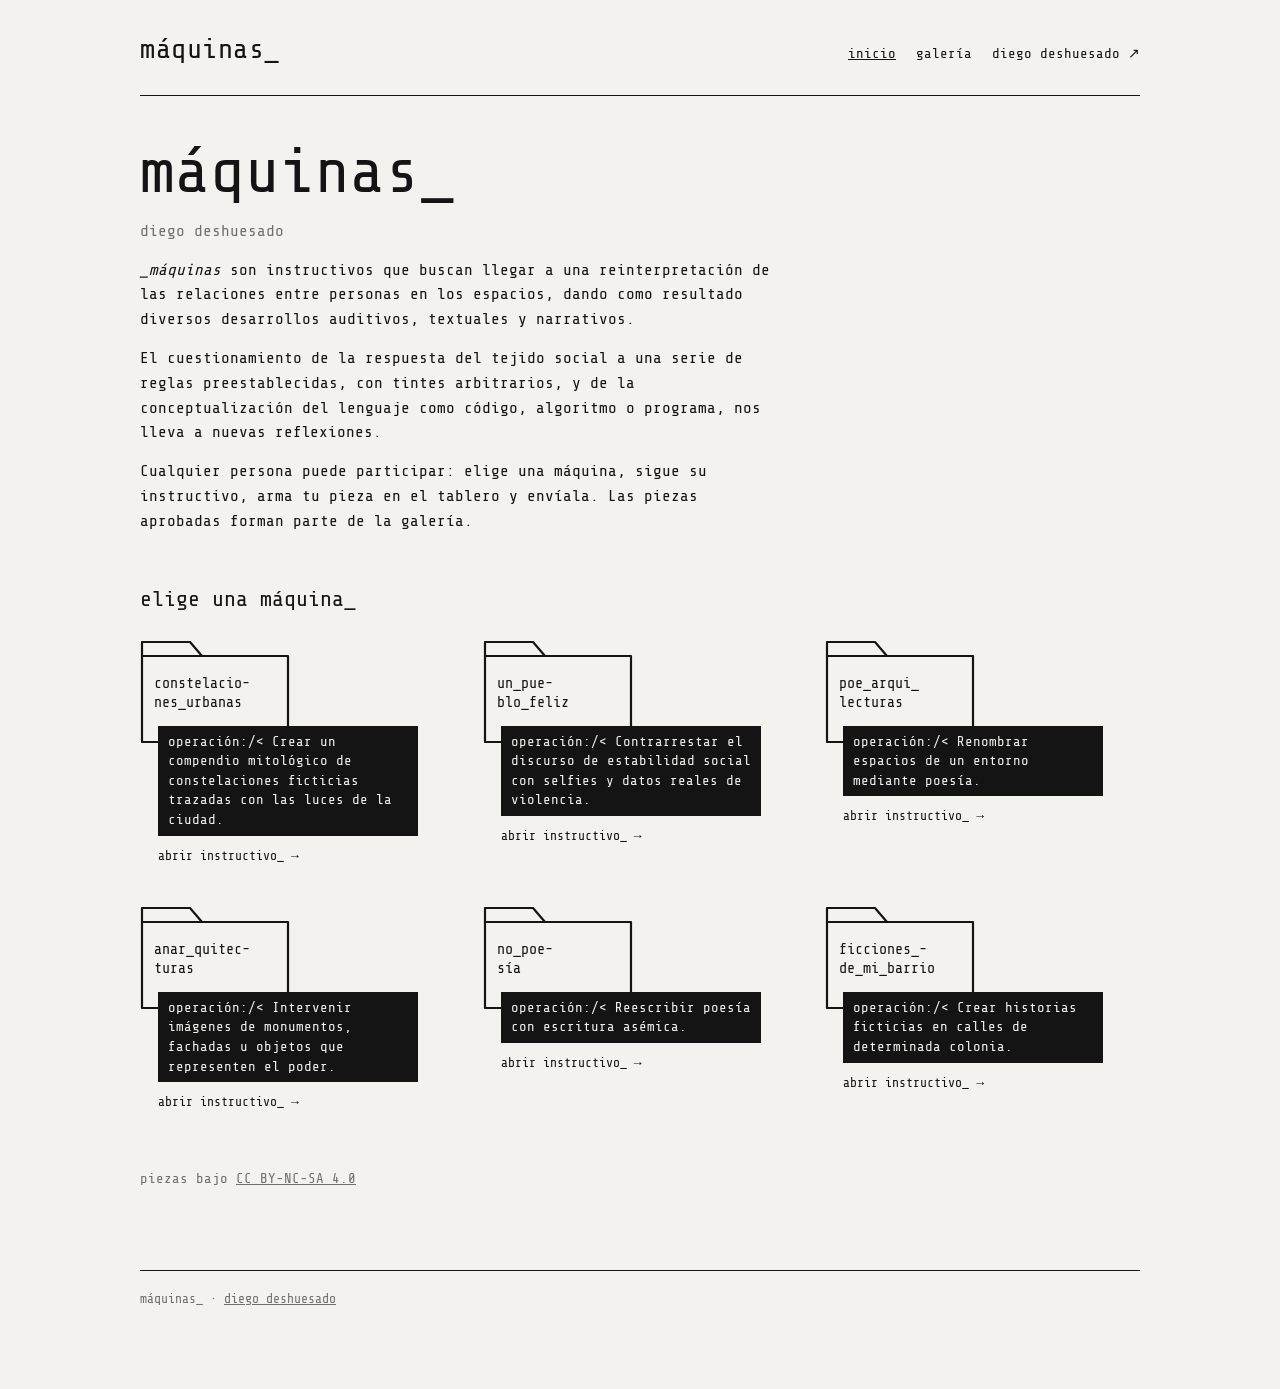
<file: index.html>
<!doctype html>
<html lang="es">
<head>
<script async src="https://www.googletagmanager.com/gtag/js?id=G-3723CCM15P"></script>
<script>window.dataLayer=window.dataLayer||[];function gtag(){dataLayer.push(arguments);}gtag('js',new Date());gtag('config','G-3723CCM15P');</script>
<meta charset="utf-8">
<meta name="viewport" content="width=device-width, initial-scale=1">
<meta name="version" content="__VERSION__">
<script>
/* pasar a https; quien ya tiene una pieza guardada en http se queda ahí para no perderla (el guardado es por dirección) */
if (location.protocol === 'http:' && /diegodeshuesado\.com$/.test(location.hostname)) {
  var guardada = false;
  try { for (var i = 0; i < localStorage.length; i++) { var k = localStorage.key(i); if (k.indexOf('maquinas_') === 0 && k !== 'maquinas_worker_png') guardada = true; } } catch (e) {}
  if (!guardada) location.replace('https://' + location.host + location.pathname + location.search + location.hash);
}
</script>
<script>
/* si hay una versión más nueva publicada, recarga una vez para no quedarse con la copia vieja del navegador */
(function () {
  function revisar() {
  var v = document.querySelector('meta[name=version]').content;
  if (v.indexOf('__') === 0 || !window.fetch) return;
  fetch('version.txt?' + Date.now(), { cache: 'no-store' })
    .then(function (r) { return r.ok ? r.text() : ''; })
    .then(function (t) {
      t = t.trim();
      try { if (!t || t === v || sessionStorage.getItem('maquinas_recarga') === t) return; sessionStorage.setItem('maquinas_recarga', t); } catch (e) { return; }
      var u = new URL(location.href); u.searchParams.set('v', t); location.replace(u.toString());
    })
    .catch(function () {});
  }
  revisar();
  /* al regresar con «atrás», Safari muestra la página guardada sin volver a revisar */
  window.addEventListener('pageshow', function (e) { if (e.persisted) revisar(); });
})();
</script>

<title>máquinas_</title>
<meta property="og:type" content="website">
<meta property="og:site_name" content="máquinas_ · Diego Deshuesado">
<meta property="og:title" content="máquinas_">
<meta property="og:description" content="instructivos para reinterpretar las relaciones entre personas en los espacios. Por Diego Deshuesado.">
<meta property="og:url" content="https://maquinas.diegodeshuesado.com/">
<meta property="og:image" content="https://maquinas.diegodeshuesado.com/assets/og-maquinas-titulo.jpg">
<meta property="og:image:width" content="1200">
<meta property="og:image:height" content="630">
<meta property="og:image:alt" content="máquinas_ by Diego Deshuesado">
<meta property="og:locale" content="es_MX">
<meta name="twitter:card" content="summary_large_image">
<meta name="description" content="máquinas_ — instructivos para reinterpretar las relaciones entre personas en los espacios. Diego Deshuesado.">
<link rel="preconnect" href="https://fonts.googleapis.com">
<link rel="preconnect" href="https://fonts.gstatic.com" crossorigin>
<link href="https://fonts.googleapis.com/css2?family=Share+Tech+Mono&display=swap" rel="stylesheet">
<link rel="stylesheet" href="assets/css/style.css?v=__VERSION__">
</head>
<body>
<div class="envoltura">
  <header class="cabeza">
    <a class="marca" href="./">máquinas_</a>
    <nav>
      <a href="./" aria-current="page">inicio</a>
      <a href="galeria.html">galería</a>
      <a href="https://diegodeshuesado.com/">diego deshuesado ↗</a>
    </nav>
  </header>

  <section class="intro">
    <h1>máquinas_</h1>
    <p class="sub">diego deshuesado</p>
    <!-- EDITA AQUÍ: texto de introducción -->
    <p><em>_máquinas</em> son instructivos que buscan llegar a una reinterpretación de las relaciones entre personas en los espacios, dando como resultado diversos desarrollos auditivos, textuales y narrativos.</p>
    <p>El cuestionamiento de la respuesta del tejido social a una serie de reglas preestablecidas, con tintes arbitrarios, y de la conceptualización del lenguaje como código, algoritmo o programa, nos lleva a nuevas reflexiones.</p>
    <p>Cualquier persona puede participar: elige una máquina, sigue su instructivo, arma tu pieza en el tablero y envíala. Las piezas aprobadas forman parte de la galería.</p>
  </section>

  <h2>elige una máquina_</h2>
  <div class="carpetas" id="carpetas"></div>

  <p class="licencia">piezas bajo <a href="https://creativecommons.org/licenses/by-nc-sa/4.0/deed.es" rel="license">CC BY-NC-SA 4.0</a></p>

  <footer class="pie-sitio">máquinas_ · <a href="https://diegodeshuesado.com/">diego deshuesado</a></footer>
</div>

<script>
const MAQUINAS = [
  { id: 'constelaciones_urbanas', nombre: 'constelacio-<br>nes_urbanas', activa: true,
    op: 'Crear un compendio mitológico de constelaciones ficticias trazadas con las luces de la ciudad.' },
  { id: 'un_pueblo_feliz', nombre: 'un_pue-<br>blo_feliz', activa: true,
    op: 'Contrarrestar el discurso de estabilidad social con selfies y datos reales de violencia.' },
  { id: 'poe_arqui_lecturas', nombre: 'poe_arqui_<br>lecturas', activa: true,
    op: 'Renombrar espacios de un entorno mediante poesía.' },
  { id: 'anar_quitecturas', nombre: 'anar_quitec-<br>turas', activa: true,
    op: 'Intervenir imágenes de monumentos, fachadas u objetos que representen el poder.' },
  { id: 'no_poesia', nombre: 'no_poe-<br>sía', activa: true,
    op: 'Reescribir poesía con escritura asémica.' },
  { id: 'ficciones_de_mi_barrio', nombre: 'ficciones_-<br>de_mi_barrio', activa: true,
    op: 'Crear historias ficticias en calles de determinada colonia.' },
];
const carpeta = `<svg viewBox="0 0 150 104" aria-hidden="true"><path d="M2 16 V102 H148 V16 H62 L50 2 H2 Z" fill="none" stroke="#141414" stroke-width="2.2" stroke-linejoin="round"/><path d="M2 16 H62" stroke="#141414" stroke-width="2.2"/></svg>`;
document.getElementById('carpetas').innerHTML = MAQUINAS.map(m => {
  const tag = m.activa ? 'a' : 'div';
  const href = m.activa ? ` href="${m.id}.html"` : '';
  return `<${tag} class="carpeta ${m.activa ? 'activa' : 'inactiva'}"${href}>
    ${carpeta}<span class="nombre">${m.nombre}</span>
    <span class="cedula">operación:/&lt; ${m.op}</span>
    <span class="estado">${m.activa ? 'abrir instructivo_ →' : 'próximamente_'}</span>
  </${tag}>`;
}).join('');
</script>
</body>
</html>
</file>
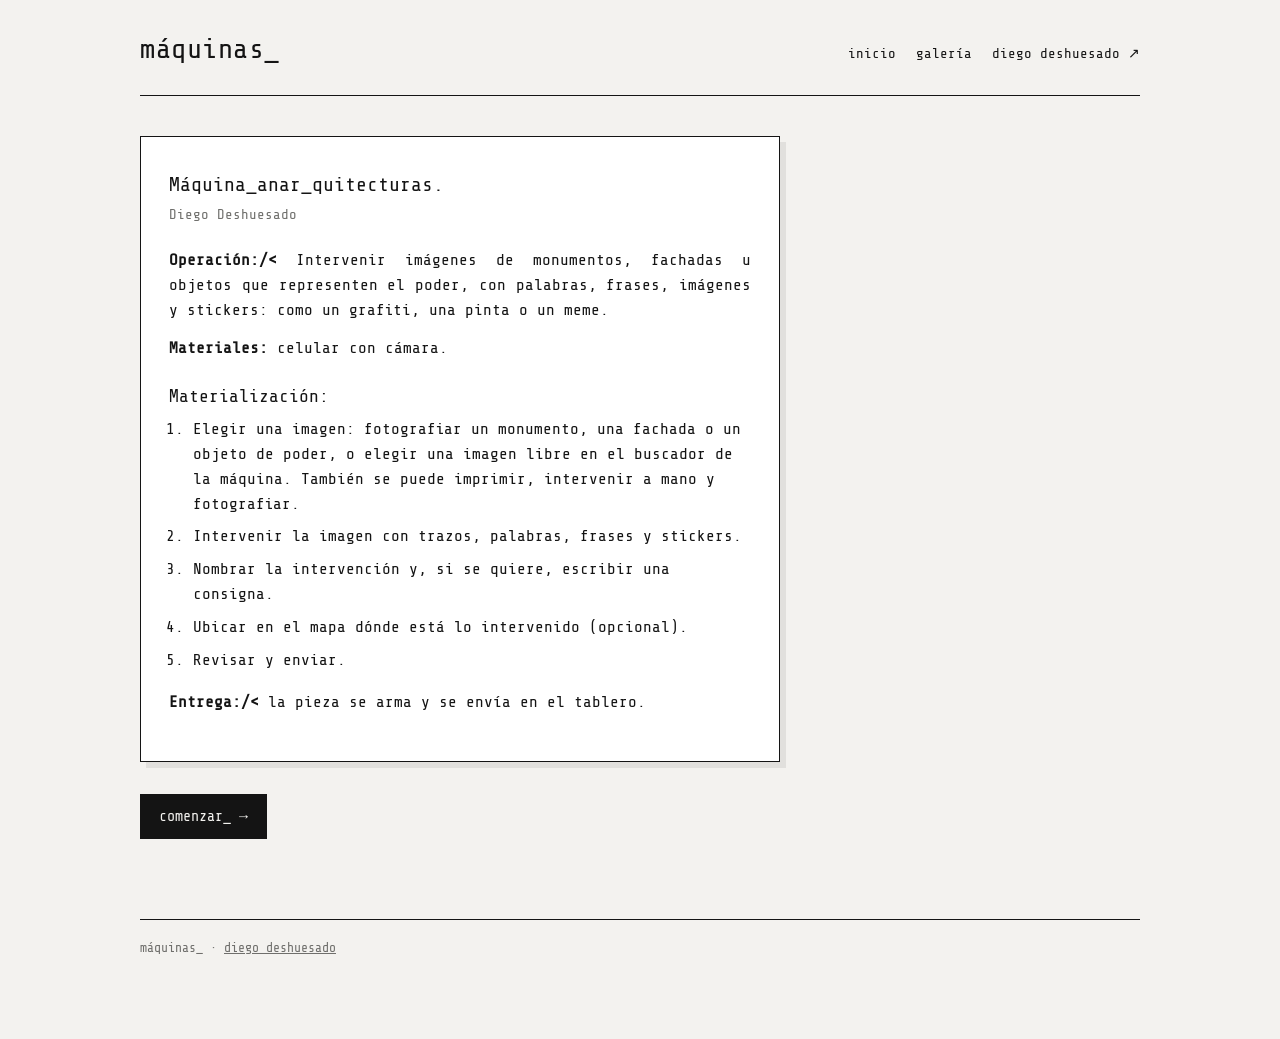
<file: anar_quitecturas.html>
<!doctype html>
<html lang="es">
<head>
<script async src="https://www.googletagmanager.com/gtag/js?id=G-3723CCM15P"></script>
<script>window.dataLayer=window.dataLayer||[];function gtag(){dataLayer.push(arguments);}gtag('js',new Date());gtag('config','G-3723CCM15P');</script>
<meta charset="utf-8">
<meta name="viewport" content="width=device-width, initial-scale=1">
<meta name="version" content="__VERSION__">
<script>
/* pasar a https; quien ya tiene una pieza guardada en http se queda ahí para no perderla (el guardado es por dirección) */
if (location.protocol === 'http:' && /diegodeshuesado\.com$/.test(location.hostname)) {
  var guardada = false;
  try { for (var i = 0; i < localStorage.length; i++) { var k = localStorage.key(i); if (k.indexOf('maquinas_') === 0 && k !== 'maquinas_worker_png') guardada = true; } } catch (e) {}
  if (!guardada) location.replace('https://' + location.host + location.pathname + location.search + location.hash);
}
</script>
<script>
/* si hay una versión más nueva publicada, recarga una vez para no quedarse con la copia vieja del navegador */
(function () {
  function revisar() {
  var v = document.querySelector('meta[name=version]').content;
  if (v.indexOf('__') === 0 || !window.fetch) return;
  fetch('version.txt?' + Date.now(), { cache: 'no-store' })
    .then(function (r) { return r.ok ? r.text() : ''; })
    .then(function (t) {
      t = t.trim();
      try { if (!t || t === v || sessionStorage.getItem('maquinas_recarga') === t) return; sessionStorage.setItem('maquinas_recarga', t); } catch (e) { return; }
      var u = new URL(location.href); u.searchParams.set('v', t); location.replace(u.toString());
    })
    .catch(function () {});
  }
  revisar();
  /* al regresar con «atrás», Safari muestra la página guardada sin volver a revisar */
  window.addEventListener('pageshow', function (e) { if (e.persisted) revisar(); });
})();
</script>

<title>anar_quitecturas · máquinas_</title>
<meta name="description" content="Intervenir imágenes de monumentos, fachadas u objetos que representen el poder. instructivos para reinterpretar las relaciones entre personas en los espacios. Por Diego Deshuesado.">
<meta property="og:type" content="website">
<meta property="og:site_name" content="máquinas_ · Diego Deshuesado">
<meta property="og:title" content="anar_quitecturas · máquinas_">
<meta property="og:description" content="Intervenir imágenes de monumentos, fachadas u objetos que representen el poder. instructivos para reinterpretar las relaciones entre personas en los espacios. Por Diego Deshuesado.">
<meta property="og:url" content="https://maquinas.diegodeshuesado.com/anar_quitecturas.html">
<meta property="og:image" content="https://maquinas.diegodeshuesado.com/assets/og-maquinas-titulo.jpg">
<meta property="og:image:width" content="1200">
<meta property="og:image:height" content="630">
<meta property="og:image:alt" content="máquinas_ by Diego Deshuesado">
<meta property="og:locale" content="es_MX">
<meta name="twitter:card" content="summary_large_image">
<link rel="preconnect" href="https://fonts.googleapis.com">
<link rel="preconnect" href="https://fonts.gstatic.com" crossorigin>
<link href="https://fonts.googleapis.com/css2?family=Share+Tech+Mono&display=swap" rel="stylesheet">
<link rel="stylesheet" href="assets/css/style.css?v=__VERSION__">
</head>
<body>
<div class="envoltura">
  <header class="cabeza">
    <a class="marca" href="./">máquinas_</a>
    <nav>
      <a href="./">inicio</a>
      <a href="galeria.html">galería</a>
      <a href="https://diegodeshuesado.com/">diego deshuesado ↗</a>
    </nav>
  </header>

  <article class="hoja">
    <h3>Máquina_<wbr>anar_<wbr>quitecturas.</h3>
    <p class="credito">Diego Deshuesado</p>

    <p><strong>Operación:/&lt;</strong> Intervenir imágenes de monumentos, fachadas u objetos que representen el poder, con palabras, frases, imágenes y stickers: como un grafiti, una pinta o un meme.</p>

    <p><strong>Materiales:</strong> celular con cámara.</p>

    <p class="etiqueta">Materialización:</p>
    <ol>
      <li>Elegir una imagen: fotografiar un monumento, una fachada o un objeto de poder, o elegir una imagen libre en el buscador de la máquina. También se puede imprimir, intervenir a mano y fotografiar.</li>
      <li>Intervenir la imagen con trazos, palabras, frases y stickers.</li>
      <li>Nombrar la intervención y, si se quiere, escribir una consigna.</li>
      <li>Ubicar en el mapa dónde está lo intervenido (opcional).</li>
      <li>Revisar y enviar.</li>
    </ol>

    <p><strong>Entrega:/&lt;</strong> la pieza se arma y se envía en el tablero.</p>
  </article>

  <p style="margin-top:32px"><a class="boton" href="tablero_anar.html">comenzar_ →</a></p>

  <footer class="pie-sitio">máquinas_ · <a href="https://diegodeshuesado.com/">diego deshuesado</a></footer>
</div>
</body>
</html>
</file>
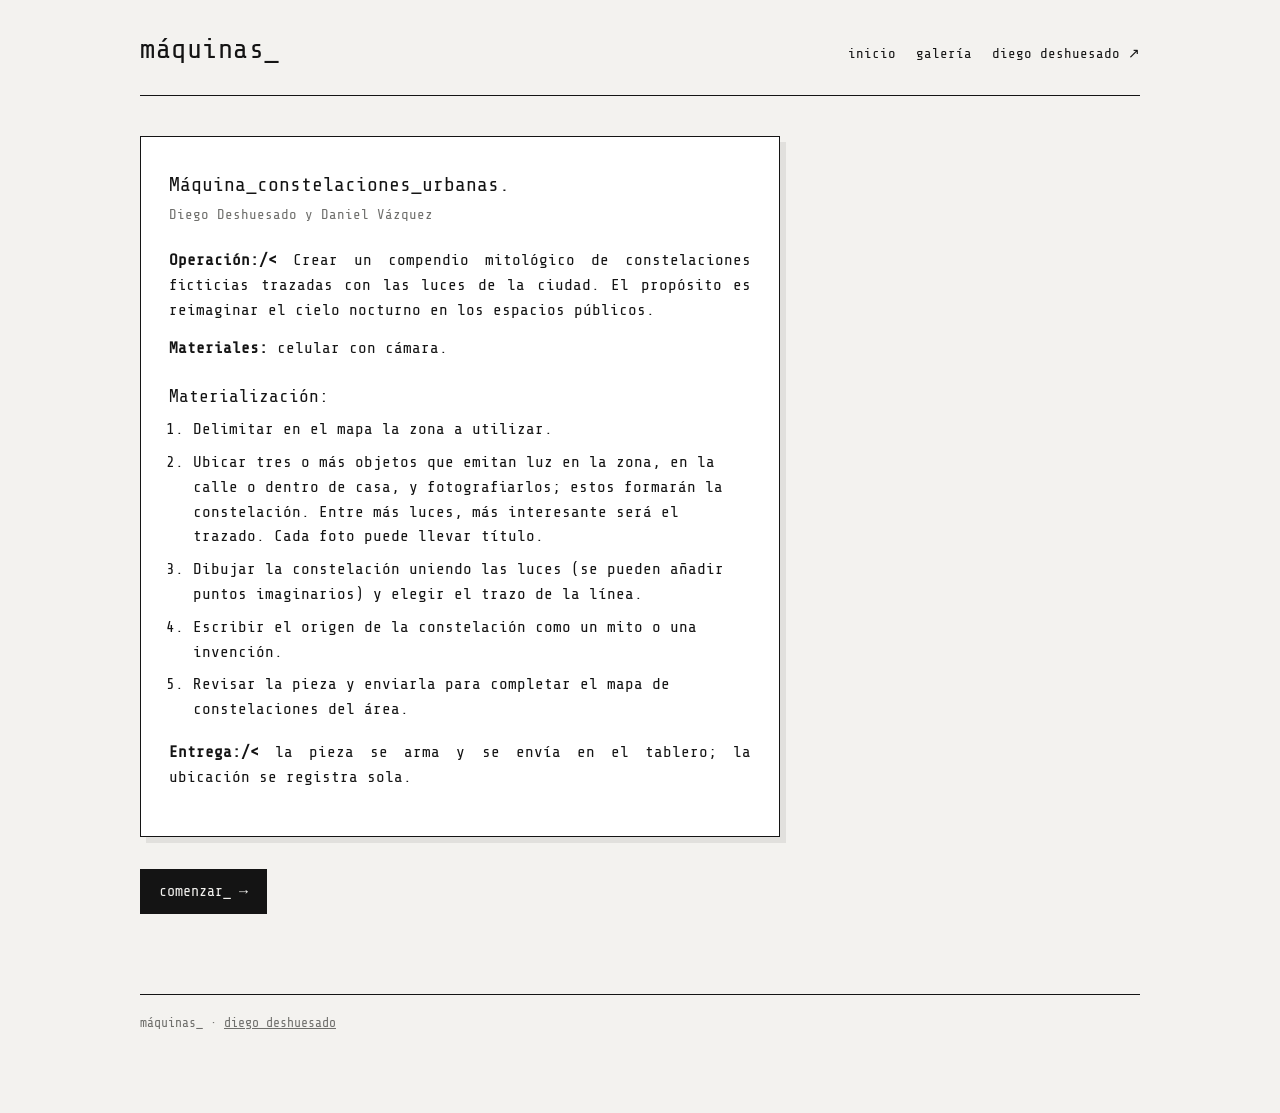
<file: constelaciones_urbanas.html>
<!doctype html>
<html lang="es">
<head>
<script async src="https://www.googletagmanager.com/gtag/js?id=G-3723CCM15P"></script>
<script>window.dataLayer=window.dataLayer||[];function gtag(){dataLayer.push(arguments);}gtag('js',new Date());gtag('config','G-3723CCM15P');</script>
<meta charset="utf-8">
<meta name="viewport" content="width=device-width, initial-scale=1">
<meta name="version" content="__VERSION__">
<script>
/* pasar a https; quien ya tiene una pieza guardada en http se queda ahí para no perderla (el guardado es por dirección) */
if (location.protocol === 'http:' && /diegodeshuesado\.com$/.test(location.hostname)) {
  var guardada = false;
  try { for (var i = 0; i < localStorage.length; i++) { var k = localStorage.key(i); if (k.indexOf('maquinas_') === 0 && k !== 'maquinas_worker_png') guardada = true; } } catch (e) {}
  if (!guardada) location.replace('https://' + location.host + location.pathname + location.search + location.hash);
}
</script>
<script>
/* si hay una versión más nueva publicada, recarga una vez para no quedarse con la copia vieja del navegador */
(function () {
  function revisar() {
  var v = document.querySelector('meta[name=version]').content;
  if (v.indexOf('__') === 0 || !window.fetch) return;
  fetch('version.txt?' + Date.now(), { cache: 'no-store' })
    .then(function (r) { return r.ok ? r.text() : ''; })
    .then(function (t) {
      t = t.trim();
      try { if (!t || t === v || sessionStorage.getItem('maquinas_recarga') === t) return; sessionStorage.setItem('maquinas_recarga', t); } catch (e) { return; }
      var u = new URL(location.href); u.searchParams.set('v', t); location.replace(u.toString());
    })
    .catch(function () {});
  }
  revisar();
  /* al regresar con «atrás», Safari muestra la página guardada sin volver a revisar */
  window.addEventListener('pageshow', function (e) { if (e.persisted) revisar(); });
})();
</script>

<title>constelaciones_urbanas · máquinas_</title>
<meta name="description" content="Crear un compendio mitológico de constelaciones ficticias trazadas con las luces de la ciudad. instructivos para reinterpretar las relaciones entre personas en los espacios. Por Diego Deshuesado.">
<meta property="og:type" content="website">
<meta property="og:site_name" content="máquinas_ · Diego Deshuesado">
<meta property="og:title" content="constelaciones_urbanas · máquinas_">
<meta property="og:description" content="Crear un compendio mitológico de constelaciones ficticias trazadas con las luces de la ciudad. instructivos para reinterpretar las relaciones entre personas en los espacios. Por Diego Deshuesado.">
<meta property="og:url" content="https://maquinas.diegodeshuesado.com/constelaciones_urbanas.html">
<meta property="og:image" content="https://maquinas.diegodeshuesado.com/assets/og-maquinas-titulo.jpg">
<meta property="og:image:width" content="1200">
<meta property="og:image:height" content="630">
<meta property="og:image:alt" content="máquinas_ by Diego Deshuesado">
<meta property="og:locale" content="es_MX">
<meta name="twitter:card" content="summary_large_image">
<link rel="preconnect" href="https://fonts.googleapis.com">
<link rel="preconnect" href="https://fonts.gstatic.com" crossorigin>
<link href="https://fonts.googleapis.com/css2?family=Share+Tech+Mono&display=swap" rel="stylesheet">
<link rel="stylesheet" href="assets/css/style.css?v=__VERSION__">
</head>
<body>
<div class="envoltura">
  <header class="cabeza">
    <a class="marca" href="./">máquinas_</a>
    <nav>
      <a href="./">inicio</a>
      <a href="galeria.html">galería</a>
      <a href="https://diegodeshuesado.com/">diego deshuesado ↗</a>
    </nav>
  </header>

  <article class="hoja">
    <h3>Máquina_<wbr>constelaciones_<wbr>urbanas.</h3>
    <p class="credito">Diego Deshuesado y Daniel Vázquez</p>

    <p><strong>Operación:/&lt;</strong> Crear un compendio mitológico de constelaciones ficticias trazadas con las luces de la ciudad. El propósito es reimaginar el cielo nocturno en los espacios públicos.</p>

    <p><strong>Materiales:</strong> celular con cámara.</p>

    <p class="etiqueta">Materialización:</p>
    <ol>
      <li>Delimitar en el mapa la zona a utilizar.</li>
      <li>Ubicar tres o más objetos que emitan luz en la zona, en la calle o dentro de casa, y fotografiarlos; estos formarán la constelación. Entre más luces, más interesante será el trazado. Cada foto puede llevar título.</li>
      <li>Dibujar la constelación uniendo las luces (se pueden añadir puntos imaginarios) y elegir el trazo de la línea.</li>
      <li>Escribir el origen de la constelación como un mito o una invención.</li>
      <li>Revisar la pieza y enviarla para completar el mapa de constelaciones del área.</li>
    </ol>

    <p><strong>Entrega:/&lt;</strong> la pieza se arma y se envía en el tablero; la ubicación se registra sola.</p>
  </article>

  <p style="margin-top:32px"><a class="boton" href="tablero.html">comenzar_ →</a></p>

  <footer class="pie-sitio">máquinas_ · <a href="https://diegodeshuesado.com/">diego deshuesado</a></footer>
</div>
</body>
</html>
</file>
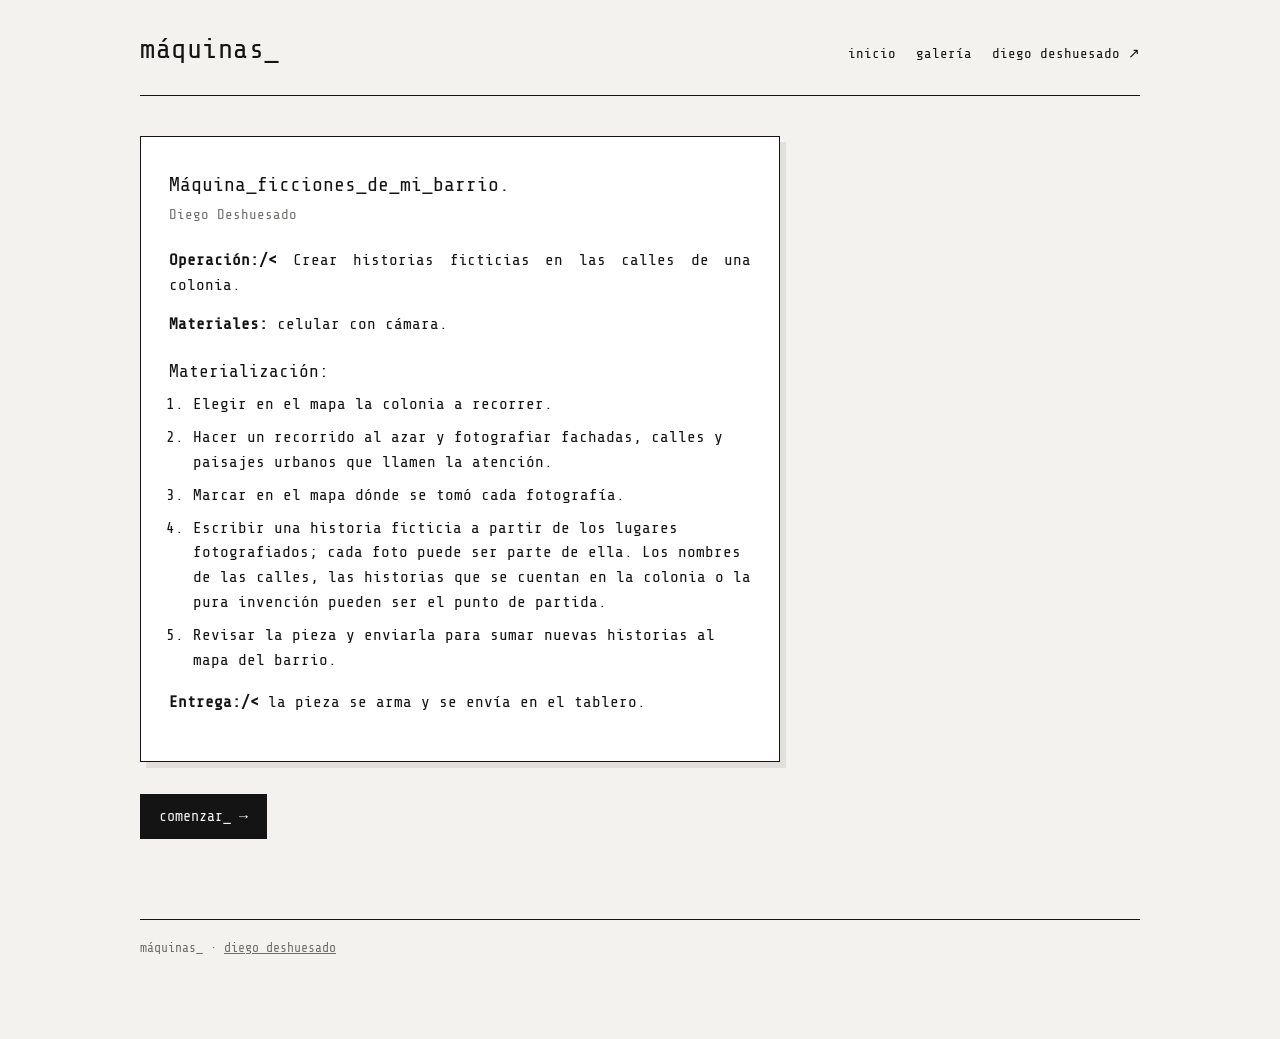
<file: ficciones_de_mi_barrio.html>
<!doctype html>
<html lang="es">
<head>
<script async src="https://www.googletagmanager.com/gtag/js?id=G-3723CCM15P"></script>
<script>window.dataLayer=window.dataLayer||[];function gtag(){dataLayer.push(arguments);}gtag('js',new Date());gtag('config','G-3723CCM15P');</script>
<meta charset="utf-8">
<meta name="viewport" content="width=device-width, initial-scale=1">
<meta name="version" content="__VERSION__">
<script>
/* pasar a https; quien ya tiene una pieza guardada en http se queda ahí para no perderla (el guardado es por dirección) */
if (location.protocol === 'http:' && /diegodeshuesado\.com$/.test(location.hostname)) {
  var guardada = false;
  try { for (var i = 0; i < localStorage.length; i++) { var k = localStorage.key(i); if (k.indexOf('maquinas_') === 0 && k !== 'maquinas_worker_png') guardada = true; } } catch (e) {}
  if (!guardada) location.replace('https://' + location.host + location.pathname + location.search + location.hash);
}
</script>
<script>
/* si hay una versión más nueva publicada, recarga una vez para no quedarse con la copia vieja del navegador */
(function () {
  function revisar() {
  var v = document.querySelector('meta[name=version]').content;
  if (v.indexOf('__') === 0 || !window.fetch) return;
  fetch('version.txt?' + Date.now(), { cache: 'no-store' })
    .then(function (r) { return r.ok ? r.text() : ''; })
    .then(function (t) {
      t = t.trim();
      try { if (!t || t === v || sessionStorage.getItem('maquinas_recarga') === t) return; sessionStorage.setItem('maquinas_recarga', t); } catch (e) { return; }
      var u = new URL(location.href); u.searchParams.set('v', t); location.replace(u.toString());
    })
    .catch(function () {});
  }
  revisar();
  /* al regresar con «atrás», Safari muestra la página guardada sin volver a revisar */
  window.addEventListener('pageshow', function (e) { if (e.persisted) revisar(); });
})();
</script>

<title>ficciones_de_mi_barrio · máquinas_</title>
<meta name="description" content="Crear historias ficticias en calles de determinada colonia. instructivos para reinterpretar las relaciones entre personas en los espacios. Por Diego Deshuesado.">
<meta property="og:type" content="website">
<meta property="og:site_name" content="máquinas_ · Diego Deshuesado">
<meta property="og:title" content="ficciones_de_mi_barrio · máquinas_">
<meta property="og:description" content="Crear historias ficticias en calles de determinada colonia. instructivos para reinterpretar las relaciones entre personas en los espacios. Por Diego Deshuesado.">
<meta property="og:url" content="https://maquinas.diegodeshuesado.com/ficciones_de_mi_barrio.html">
<meta property="og:image" content="https://maquinas.diegodeshuesado.com/assets/og-maquinas-titulo.jpg">
<meta property="og:image:width" content="1200">
<meta property="og:image:height" content="630">
<meta property="og:image:alt" content="máquinas_ by Diego Deshuesado">
<meta property="og:locale" content="es_MX">
<meta name="twitter:card" content="summary_large_image">
<link rel="preconnect" href="https://fonts.googleapis.com">
<link rel="preconnect" href="https://fonts.gstatic.com" crossorigin>
<link href="https://fonts.googleapis.com/css2?family=Share+Tech+Mono&display=swap" rel="stylesheet">
<link rel="stylesheet" href="assets/css/style.css?v=__VERSION__">
</head>
<body>
<div class="envoltura">
  <header class="cabeza">
    <a class="marca" href="./">máquinas_</a>
    <nav>
      <a href="./">inicio</a>
      <a href="galeria.html">galería</a>
      <a href="https://diegodeshuesado.com/">diego deshuesado ↗</a>
    </nav>
  </header>

  <article class="hoja">
    <h3>Máquina_<wbr>ficciones_<wbr>de_<wbr>mi_<wbr>barrio.</h3>
    <p class="credito">Diego Deshuesado</p>

    <p><strong>Operación:/&lt;</strong> Crear historias ficticias en las calles de una colonia.</p>

    <p><strong>Materiales:</strong> celular con cámara.</p>

    <p class="etiqueta">Materialización:</p>
    <ol>
      <li>Elegir en el mapa la colonia a recorrer.</li>
      <li>Hacer un recorrido al azar y fotografiar fachadas, calles y paisajes urbanos que llamen la atención.</li>
      <li>Marcar en el mapa dónde se tomó cada fotografía.</li>
      <li>Escribir una historia ficticia a partir de los lugares fotografiados; cada foto puede ser parte de ella. Los nombres de las calles, las historias que se cuentan en la colonia o la pura invención pueden ser el punto de partida.</li>
      <li>Revisar la pieza y enviarla para sumar nuevas historias al mapa del barrio.</li>
    </ol>

    <p><strong>Entrega:/&lt;</strong> la pieza se arma y se envía en el tablero.</p>
  </article>

  <p style="margin-top:32px"><a class="boton" href="tablero_ficciones.html">comenzar_ →</a></p>

  <footer class="pie-sitio">máquinas_ · <a href="https://diegodeshuesado.com/">diego deshuesado</a></footer>
</div>
</body>
</html>
</file>
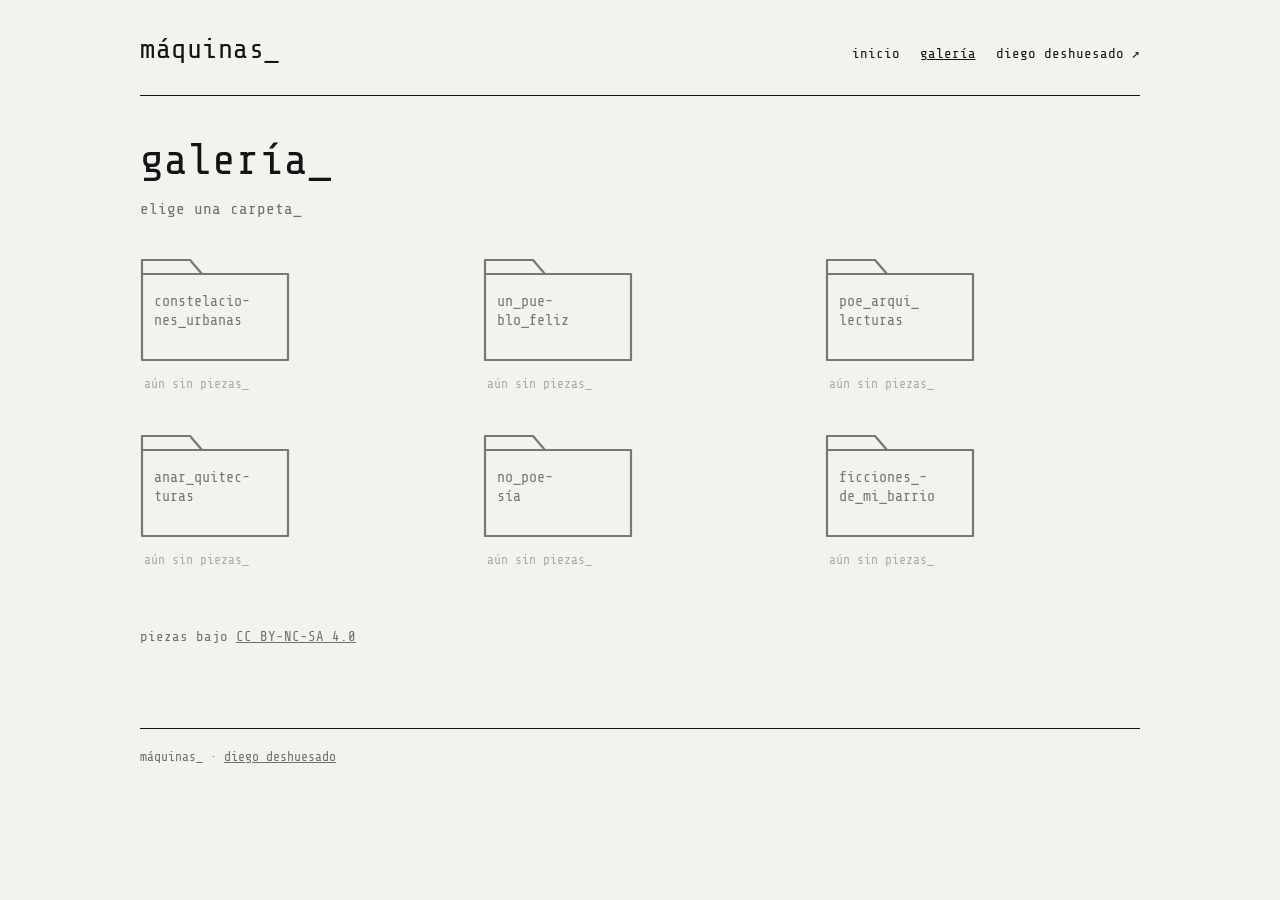
<file: galeria.html>
<!doctype html>
<html lang="es">
<head>
<script async src="https://www.googletagmanager.com/gtag/js?id=G-3723CCM15P"></script>
<script>window.dataLayer=window.dataLayer||[];function gtag(){dataLayer.push(arguments);}gtag('js',new Date());gtag('config','G-3723CCM15P');</script>
<meta charset="utf-8">
<meta name="viewport" content="width=device-width, initial-scale=1">
<meta name="version" content="__VERSION__">
<script>
/* pasar a https; quien ya tiene una pieza guardada en http se queda ahí para no perderla (el guardado es por dirección) */
if (location.protocol === 'http:' && /diegodeshuesado\.com$/.test(location.hostname)) {
  var guardada = false;
  try { for (var i = 0; i < localStorage.length; i++) { var k = localStorage.key(i); if (k.indexOf('maquinas_') === 0 && k !== 'maquinas_worker_png') guardada = true; } } catch (e) {}
  if (!guardada) location.replace('https://' + location.host + location.pathname + location.search + location.hash);
}
</script>
<script>
/* si hay una versión más nueva publicada, recarga una vez para no quedarse con la copia vieja del navegador */
(function () {
  function revisar() {
  var v = document.querySelector('meta[name=version]').content;
  if (v.indexOf('__') === 0 || !window.fetch) return;
  fetch('version.txt?' + Date.now(), { cache: 'no-store' })
    .then(function (r) { return r.ok ? r.text() : ''; })
    .then(function (t) {
      t = t.trim();
      try { if (!t || t === v || sessionStorage.getItem('maquinas_recarga') === t) return; sessionStorage.setItem('maquinas_recarga', t); } catch (e) { return; }
      var u = new URL(location.href); u.searchParams.set('v', t); location.replace(u.toString());
    })
    .catch(function () {});
  }
  revisar();
  /* al regresar con «atrás», Safari muestra la página guardada sin volver a revisar */
  window.addEventListener('pageshow', function (e) { if (e.persisted) revisar(); });
})();
</script>

<title>galería · máquinas_</title>
<meta name="description" content="Galería de piezas hechas con máquinas_, instructivos para reinterpretar las relaciones entre personas en los espacios. Por Diego Deshuesado.">
<meta property="og:type" content="website">
<meta property="og:site_name" content="máquinas_ · Diego Deshuesado">
<meta property="og:title" content="galería · máquinas_">
<meta property="og:description" content="Galería de piezas hechas con máquinas_, instructivos para reinterpretar las relaciones entre personas en los espacios. Por Diego Deshuesado.">
<meta property="og:url" content="https://maquinas.diegodeshuesado.com/galeria.html">
<meta property="og:image" content="https://maquinas.diegodeshuesado.com/assets/og-maquinas-titulo.jpg">
<meta property="og:image:width" content="1200">
<meta property="og:image:height" content="630">
<meta property="og:image:alt" content="máquinas_ by Diego Deshuesado">
<meta property="og:locale" content="es_MX">
<meta name="twitter:card" content="summary_large_image">
<link rel="preconnect" href="https://fonts.googleapis.com">
<link rel="preconnect" href="https://fonts.gstatic.com" crossorigin>
<link href="https://fonts.googleapis.com/css2?family=Share+Tech+Mono&display=swap" rel="stylesheet">
<link rel="stylesheet" href="assets/css/style.css?v=__VERSION__">
</head>
<body>
<div class="envoltura">
  <header class="cabeza">
    <a class="marca" href="./">máquinas_</a>
    <nav>
      <a href="./">inicio</a>
      <a href="galeria.html" aria-current="page">galería</a>
      <a href="https://diegodeshuesado.com/">diego deshuesado ↗</a>
    </nav>
  </header>

  <div id="vista-carpetas">
    <h1 style="font-size:clamp(28px,5vw,44px)">galería_</h1>
    <p class="sub">elige una carpeta_</p>
    <div class="carpetas galeria" id="carpetas"></div>
  </div>

  <div id="vista-maquina" hidden>
    <a class="volver" href="galeria.html">← galería</a>
    <div class="titulo-carpeta">
      <svg viewBox="0 0 150 104" aria-hidden="true"><path d="M2 16 V102 H148 V16 H62 L50 2 H2 Z" fill="none" stroke="#141414" stroke-width="6" stroke-linejoin="round"/></svg>
      <h1 id="nombre-maquina"></h1>
    </div>
    <p class="sub" id="conteo-maquina"></p>
    <div class="vista-toggle" id="vista-toggle" hidden>
      <button class="herr on" type="button" data-vista="rejilla">cuadrícula</button>
      <button class="herr" type="button" data-vista="mapa">mapa</button>
    </div>
    <div id="mapa-galeria" hidden></div>
    <p class="ayuda" id="nota-mapa" hidden></p>
    <div class="rejilla" id="rejilla"></div>
    <p class="mensaje" id="estado-galeria"></p>
    <p id="participar" hidden style="margin-top:36px"><a class="boton" href="#">participar en esta máquina_ →</a></p>
  </div>

  <p class="licencia">piezas bajo <a href="https://creativecommons.org/licenses/by-nc-sa/4.0/deed.es" rel="license">CC BY-NC-SA 4.0</a></p>

  <footer class="pie-sitio">máquinas_ · <a href="https://diegodeshuesado.com/">diego deshuesado</a></footer>
</div>

<div class="visor" id="visor" role="dialog" aria-modal="true" aria-label="pieza ampliada">
  <button class="boton cerrar" id="cerrar">cerrar_ ×</button>
  <img id="visor-img" alt="" decoding="async">
  <p style="text-align:center;font-size:13px"><a id="visor-original" href="#" target="_blank" rel="noopener">ver en resolución completa_</a></p>
</div>

<script>
(async () => {
  const MAQUINAS = [
    { id: 'constelaciones_urbanas', nombre: 'constelacio-<br>nes_urbanas', instructivo: 'constelaciones_urbanas.html' },
    { id: 'un_pueblo_feliz', nombre: 'un_pue-<br>blo_feliz', instructivo: 'un_pueblo_feliz.html' },
    { id: 'poe_arqui_lecturas', nombre: 'poe_arqui_<br>lecturas', instructivo: 'poe_arqui_lecturas.html', mapa: true },
    { id: 'anar_quitecturas', nombre: 'anar_quitec-<br>turas', instructivo: 'anar_quitecturas.html', mapa: true },
    { id: 'no_poesia', nombre: 'no_poe-<br>sía', instructivo: 'no_poesia.html' },
    { id: 'ficciones_de_mi_barrio', nombre: 'ficciones_-<br>de_mi_barrio', instructivo: 'ficciones_de_mi_barrio.html' },
  ];
  const $ = (id) => document.getElementById(id);
  const esc = (s) => String(s ?? '').replace(/[&<>"']/g, (c) => ({ '&': '&amp;', '<': '&lt;', '>': '&gt;', '"': '&quot;', "'": '&#39;' }[c]));
  const plural = (n) => `${n} ${n === 1 ? 'pieza' : 'piezas'}`;
  const carpeta = '<svg viewBox="0 0 150 104" aria-hidden="true"><path d="M2 16 V102 H148 V16 H62 L50 2 H2 Z" fill="none" stroke="#141414" stroke-width="2.2" stroke-linejoin="round"/><path d="M2 16 H62" stroke="#141414" stroke-width="2.2"/></svg>';

  let piezas = [];
  try {
    const r = await fetch('envios/index.json', { cache: 'no-store' });
    piezas = r.ok ? await r.json() : [];
  } catch { $('estado-galeria').textContent = 'no se pudo cargar la galería.'; }

  const elegida = MAQUINAS.find((m) => m.id === new URLSearchParams(location.search).get('maquina'));

  if (!elegida) {
    // ── vista de carpetas ──
    $('carpetas').innerHTML = MAQUINAS.map((m) => {
      const n = piezas.filter((p) => p.maquina === m.id).length;
      const activa = n > 0;
      const tag = activa ? 'a' : 'div';
      const href = activa ? ` href="galeria.html?maquina=${m.id}"` : '';
      return `<${tag} class="carpeta ${activa ? 'activa' : 'inactiva'}"${href}>
        ${carpeta}<span class="nombre">${m.nombre}</span>
        <span class="estado">${activa ? `${plural(n)}_ →` : (m.instructivo ? 'aún sin piezas_' : 'próximamente_')}</span>
      </${tag}>`;
    }).join('');
  } else {
    // ── carpeta abierta ──
    $('vista-carpetas').hidden = true;
    $('vista-maquina').hidden = false;
    const lista = piezas.filter((p) => p.maquina === elegida.id);
    $('nombre-maquina').textContent = elegida.id;
    document.title = `${elegida.id} · galería · máquinas_`;
    $('conteo-maquina').textContent = plural(lista.length);
    if (elegida.instructivo) { $('participar').hidden = false; $('participar').querySelector('a').href = elegida.instructivo; }
    if (!lista.length) $('estado-galeria').textContent = 'aún no hay piezas aprobadas_ sé la primera persona en participar.';
    $('rejilla').innerHTML = lista.map((p) => `
      <button class="pieza" data-src="${esc(p.grande || p.imagen)}" data-original="${esc(p.imagen)}" data-alt="${esc(p.titulo)}">
        <img src="${esc(p.mini || p.imagen)}" alt="${esc(p.titulo)}" loading="lazy" decoding="async">
        <span class="datos"><strong>${esc(p.titulo)}</strong>${p.maquina === 'un_pueblo_feliz' ? esc(p.fecha) : `${esc(p.alias || 'anónimo')}${p.ciudad ? ' · ' + esc(p.ciudad) : ''} · ${esc(p.fecha)}`}</span>
      </button>`).join('');
  }

  // ── visor ──
  const visor = $('visor'), vimg = $('visor-img'), original = $('visor-original');
  const abrir = (p) => { vimg.src = p.grande || p.imagen; vimg.alt = p.titulo || ''; original.href = p.imagen; visor.classList.add('abierto'); };
  $('rejilla').addEventListener('click', (e) => {
    const b = e.target.closest('.pieza'); if (!b) return;
    vimg.src = b.dataset.src; vimg.alt = b.dataset.alt; original.href = b.dataset.original; visor.classList.add('abierto');
  });

  // ── mapa de la carpeta (máquinas con ubicación) ──
  if (elegida && elegida.mapa) {
    const conLugar = piezas.filter((p) => p.maquina === elegida.id && Number.isFinite(p.lat) && Number.isFinite(p.lng));
    if (conLugar.length) {
      $('vista-toggle').hidden = false;
      let mapa = null;
      const cargar = (tag, attrs) => new Promise((ok, mal) => { const el = document.createElement(tag); Object.assign(el, attrs); el.onload = ok; el.onerror = mal; document.head.appendChild(el); });
      const verMapa = async () => {
        if (!window.L) {
          await cargar('link', { rel: 'stylesheet', href: 'https://cdnjs.cloudflare.com/ajax/libs/leaflet/1.9.4/leaflet.min.css' });
          await cargar('script', { src: 'https://cdnjs.cloudflare.com/ajax/libs/leaflet/1.9.4/leaflet.min.js' });
        }
        if (mapa) { mapa.invalidateSize(); return; }
        document.body.classList.add('mapa-gris');
        mapa = L.map('mapa-galeria');
        mapa.attributionControl.setPrefix(false);
        L.tileLayer('https://tile.openstreetmap.org/{z}/{x}/{y}.png', { maxZoom: 19, attribution: '© OpenStreetMap' }).addTo(mapa);
        const marcas = conLugar.map((p) => L.marker([p.lat, p.lng], {
          title: p.titulo,
          icon: L.divIcon({ className: 'marca-foto', html: `<img src="${esc(p.mini || p.imagen)}" alt="${esc(p.titulo)}">`, iconSize: [46, 46] }),
        }).on('click', () => abrir(p)).addTo(mapa));
        mapa.fitBounds(L.featureGroup(marcas).getBounds().pad(0.3), { maxZoom: 16 });
      };
      const sinLugar = piezas.filter((p) => p.maquina === elegida.id).length - conLugar.length;
      $('vista-toggle').addEventListener('click', async (e) => {
        const b = e.target.closest('[data-vista]'); if (!b) return;
        const esMapa = b.dataset.vista === 'mapa';
        document.querySelectorAll('[data-vista]').forEach((x) => x.classList.toggle('on', x === b));
        $('rejilla').hidden = esMapa; $('mapa-galeria').hidden = !esMapa;
        $('nota-mapa').hidden = !esMapa || !sinLugar;
        $('nota-mapa').textContent = sinLugar ? `${plural(sinLugar)} sin ubicación: solo en la cuadrícula.` : '';
        if (esMapa) { try { await verMapa(); } catch { $('estado-galeria').textContent = 'el mapa no cargó; revisa tu conexión.'; } }
      });
    }
  }
  const cerrar = () => visor.classList.remove('abierto');
  $('cerrar').addEventListener('click', cerrar);
  visor.addEventListener('click', (e) => { if (e.target === visor) cerrar(); });
  document.addEventListener('keydown', (e) => { if (e.key === 'Escape') cerrar(); });
})();
</script>
</body>
</html>
</file>
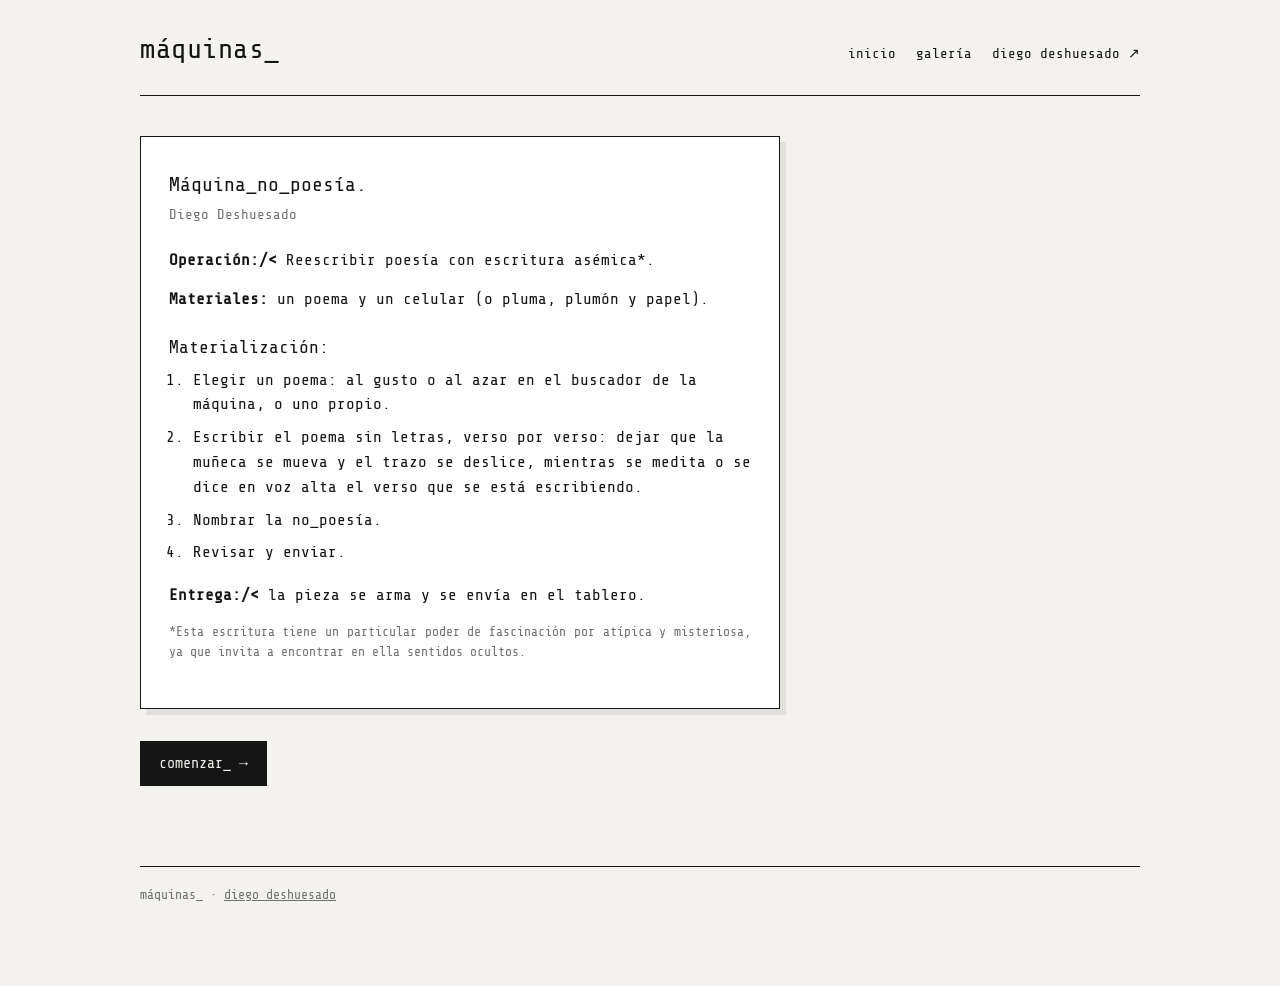
<file: no_poesia.html>
<!doctype html>
<html lang="es">
<head>
<script async src="https://www.googletagmanager.com/gtag/js?id=G-3723CCM15P"></script>
<script>window.dataLayer=window.dataLayer||[];function gtag(){dataLayer.push(arguments);}gtag('js',new Date());gtag('config','G-3723CCM15P');</script>
<meta charset="utf-8">
<meta name="viewport" content="width=device-width, initial-scale=1">
<meta name="version" content="__VERSION__">
<script>
/* pasar a https; quien ya tiene una pieza guardada en http se queda ahí para no perderla (el guardado es por dirección) */
if (location.protocol === 'http:' && /diegodeshuesado\.com$/.test(location.hostname)) {
  var guardada = false;
  try { for (var i = 0; i < localStorage.length; i++) { var k = localStorage.key(i); if (k.indexOf('maquinas_') === 0 && k !== 'maquinas_worker_png') guardada = true; } } catch (e) {}
  if (!guardada) location.replace('https://' + location.host + location.pathname + location.search + location.hash);
}
</script>
<script>
/* si hay una versión más nueva publicada, recarga una vez para no quedarse con la copia vieja del navegador */
(function () {
  function revisar() {
  var v = document.querySelector('meta[name=version]').content;
  if (v.indexOf('__') === 0 || !window.fetch) return;
  fetch('version.txt?' + Date.now(), { cache: 'no-store' })
    .then(function (r) { return r.ok ? r.text() : ''; })
    .then(function (t) {
      t = t.trim();
      try { if (!t || t === v || sessionStorage.getItem('maquinas_recarga') === t) return; sessionStorage.setItem('maquinas_recarga', t); } catch (e) { return; }
      var u = new URL(location.href); u.searchParams.set('v', t); location.replace(u.toString());
    })
    .catch(function () {});
  }
  revisar();
  /* al regresar con «atrás», Safari muestra la página guardada sin volver a revisar */
  window.addEventListener('pageshow', function (e) { if (e.persisted) revisar(); });
})();
</script>

<title>no_poesía · máquinas_</title>
<meta name="description" content="Reescribir poesía con escritura asémica. instructivos para reinterpretar las relaciones entre personas en los espacios. Por Diego Deshuesado.">
<meta property="og:type" content="website">
<meta property="og:site_name" content="máquinas_ · Diego Deshuesado">
<meta property="og:title" content="no_poesía · máquinas_">
<meta property="og:description" content="Reescribir poesía con escritura asémica. instructivos para reinterpretar las relaciones entre personas en los espacios. Por Diego Deshuesado.">
<meta property="og:url" content="https://maquinas.diegodeshuesado.com/no_poesia.html">
<meta property="og:image" content="https://maquinas.diegodeshuesado.com/assets/og-maquinas-titulo.jpg">
<meta property="og:image:width" content="1200">
<meta property="og:image:height" content="630">
<meta property="og:image:alt" content="máquinas_ by Diego Deshuesado">
<meta property="og:locale" content="es_MX">
<meta name="twitter:card" content="summary_large_image">
<link rel="preconnect" href="https://fonts.googleapis.com">
<link rel="preconnect" href="https://fonts.gstatic.com" crossorigin>
<link href="https://fonts.googleapis.com/css2?family=Share+Tech+Mono&display=swap" rel="stylesheet">
<link rel="stylesheet" href="assets/css/style.css?v=__VERSION__">
</head>
<body>
<div class="envoltura">
  <header class="cabeza">
    <a class="marca" href="./">máquinas_</a>
    <nav>
      <a href="./">inicio</a>
      <a href="galeria.html">galería</a>
      <a href="https://diegodeshuesado.com/">diego deshuesado ↗</a>
    </nav>
  </header>

  <article class="hoja">
    <h3>Máquina_<wbr>no_<wbr>poesía.</h3>
    <p class="credito">Diego Deshuesado</p>

    <p><strong>Operación:/&lt;</strong> Reescribir poesía con escritura asémica*.</p>

    <p><strong>Materiales:</strong> un poema y un celular (o pluma, plumón y papel).</p>

    <p class="etiqueta">Materialización:</p>
    <ol>
      <li>Elegir un poema: al gusto o al azar en el buscador de la máquina, o uno propio.</li>
      <li>Escribir el poema sin letras, verso por verso: dejar que la muñeca se mueva y el trazo se deslice, mientras se medita o se dice en voz alta el verso que se está escribiendo.</li>
      <li>Nombrar la no_poesía.</li>
      <li>Revisar y enviar.</li>
    </ol>

    <p><strong>Entrega:/&lt;</strong> la pieza se arma y se envía en el tablero.</p>
    <p class="nota-asemica">*Esta escritura tiene un particular poder de fascinación por atípica y misteriosa, ya que invita a encontrar en ella sentidos ocultos.</p>
  </article>

  <p style="margin-top:32px"><a class="boton" href="tablero_nopoesia.html">comenzar_ →</a></p>

  <footer class="pie-sitio">máquinas_ · <a href="https://diegodeshuesado.com/">diego deshuesado</a></footer>
</div>
</body>
</html>
</file>
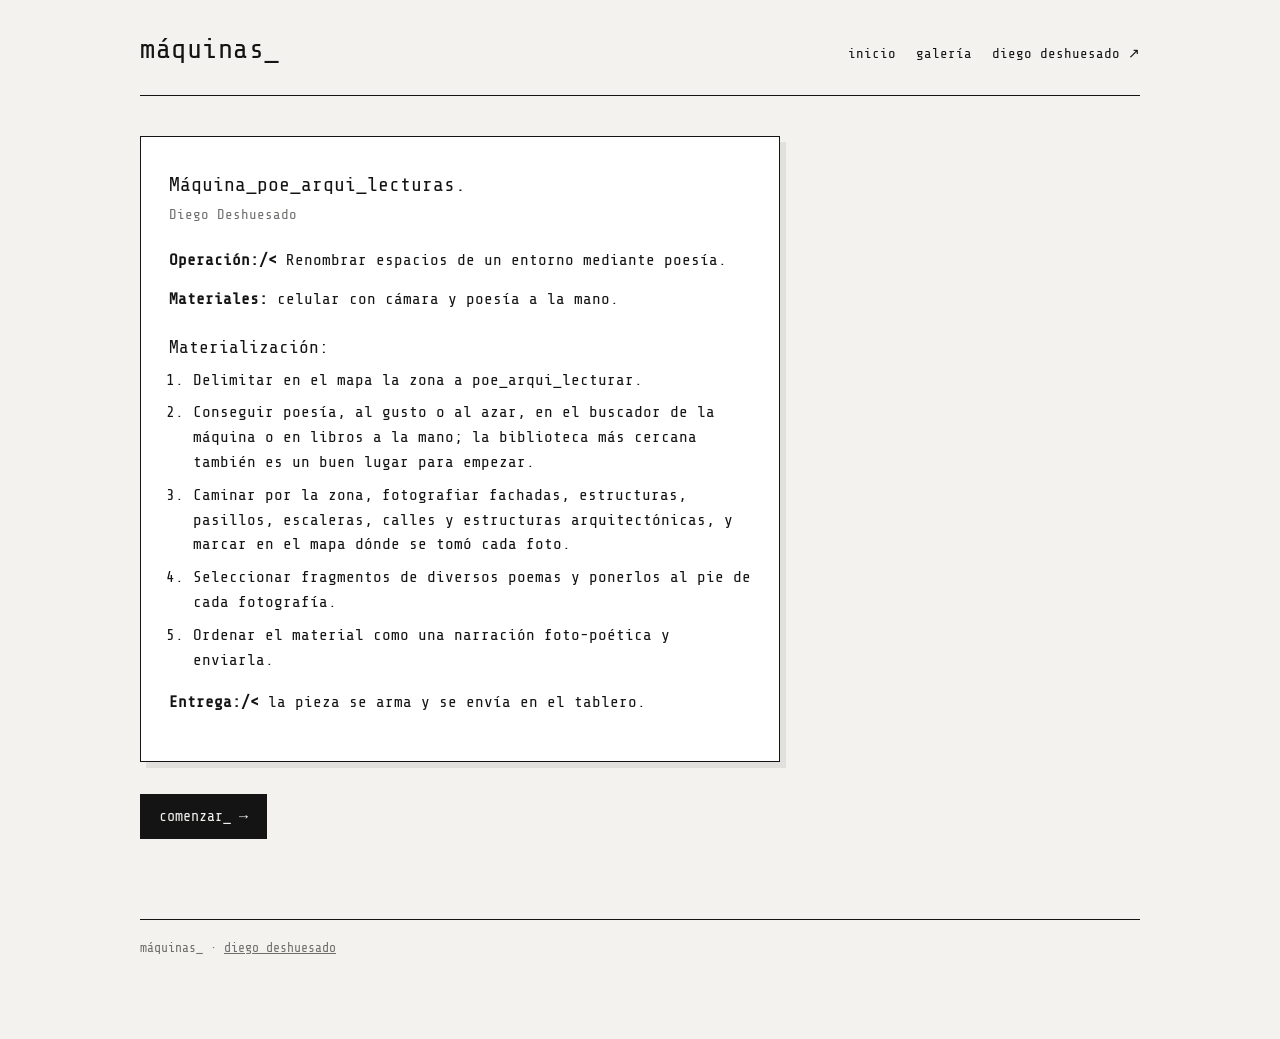
<file: poe_arqui_lecturas.html>
<!doctype html>
<html lang="es">
<head>
<script async src="https://www.googletagmanager.com/gtag/js?id=G-3723CCM15P"></script>
<script>window.dataLayer=window.dataLayer||[];function gtag(){dataLayer.push(arguments);}gtag('js',new Date());gtag('config','G-3723CCM15P');</script>
<meta charset="utf-8">
<meta name="viewport" content="width=device-width, initial-scale=1">
<meta name="version" content="__VERSION__">
<script>
/* pasar a https; quien ya tiene una pieza guardada en http se queda ahí para no perderla (el guardado es por dirección) */
if (location.protocol === 'http:' && /diegodeshuesado\.com$/.test(location.hostname)) {
  var guardada = false;
  try { for (var i = 0; i < localStorage.length; i++) { var k = localStorage.key(i); if (k.indexOf('maquinas_') === 0 && k !== 'maquinas_worker_png') guardada = true; } } catch (e) {}
  if (!guardada) location.replace('https://' + location.host + location.pathname + location.search + location.hash);
}
</script>
<script>
/* si hay una versión más nueva publicada, recarga una vez para no quedarse con la copia vieja del navegador */
(function () {
  function revisar() {
  var v = document.querySelector('meta[name=version]').content;
  if (v.indexOf('__') === 0 || !window.fetch) return;
  fetch('version.txt?' + Date.now(), { cache: 'no-store' })
    .then(function (r) { return r.ok ? r.text() : ''; })
    .then(function (t) {
      t = t.trim();
      try { if (!t || t === v || sessionStorage.getItem('maquinas_recarga') === t) return; sessionStorage.setItem('maquinas_recarga', t); } catch (e) { return; }
      var u = new URL(location.href); u.searchParams.set('v', t); location.replace(u.toString());
    })
    .catch(function () {});
  }
  revisar();
  /* al regresar con «atrás», Safari muestra la página guardada sin volver a revisar */
  window.addEventListener('pageshow', function (e) { if (e.persisted) revisar(); });
})();
</script>

<title>poe_arqui_lecturas · máquinas_</title>
<meta name="description" content="Renombrar espacios de un entorno mediante poesía. instructivos para reinterpretar las relaciones entre personas en los espacios. Por Diego Deshuesado.">
<meta property="og:type" content="website">
<meta property="og:site_name" content="máquinas_ · Diego Deshuesado">
<meta property="og:title" content="poe_arqui_lecturas · máquinas_">
<meta property="og:description" content="Renombrar espacios de un entorno mediante poesía. instructivos para reinterpretar las relaciones entre personas en los espacios. Por Diego Deshuesado.">
<meta property="og:url" content="https://maquinas.diegodeshuesado.com/poe_arqui_lecturas.html">
<meta property="og:image" content="https://maquinas.diegodeshuesado.com/assets/og-maquinas-titulo.jpg">
<meta property="og:image:width" content="1200">
<meta property="og:image:height" content="630">
<meta property="og:image:alt" content="máquinas_ by Diego Deshuesado">
<meta property="og:locale" content="es_MX">
<meta name="twitter:card" content="summary_large_image">
<link rel="preconnect" href="https://fonts.googleapis.com">
<link rel="preconnect" href="https://fonts.gstatic.com" crossorigin>
<link href="https://fonts.googleapis.com/css2?family=Share+Tech+Mono&display=swap" rel="stylesheet">
<link rel="stylesheet" href="assets/css/style.css?v=__VERSION__">
</head>
<body>
<div class="envoltura">
  <header class="cabeza">
    <a class="marca" href="./">máquinas_</a>
    <nav>
      <a href="./">inicio</a>
      <a href="galeria.html">galería</a>
      <a href="https://diegodeshuesado.com/">diego deshuesado ↗</a>
    </nav>
  </header>

  <article class="hoja">
    <h3>Máquina_<wbr>poe_<wbr>arqui_<wbr>lecturas.</h3>
    <p class="credito">Diego Deshuesado</p>

    <p><strong>Operación:/&lt;</strong> Renombrar espacios de un entorno mediante poesía.</p>

    <p><strong>Materiales:</strong> celular con cámara y poesía a la mano.</p>

    <p class="etiqueta">Materialización:</p>
    <ol>
      <li>Delimitar en el mapa la zona a poe_arqui_lecturar.</li>
      <li>Conseguir poesía, al gusto o al azar, en el buscador de la máquina o en libros a la mano; la biblioteca más cercana también es un buen lugar para empezar.</li>
      <li>Caminar por la zona, fotografiar fachadas, estructuras, pasillos, escaleras, calles y estructuras arquitectónicas, y marcar en el mapa dónde se tomó cada foto.</li>
      <li>Seleccionar fragmentos de diversos poemas y ponerlos al pie de cada fotografía.</li>
      <li>Ordenar el material como una narración foto-poética y enviarla.</li>
    </ol>

    <p><strong>Entrega:/&lt;</strong> la pieza se arma y se envía en el tablero.</p>
  </article>

  <p style="margin-top:32px"><a class="boton" href="tablero_poe.html">comenzar_ →</a></p>

  <footer class="pie-sitio">máquinas_ · <a href="https://diegodeshuesado.com/">diego deshuesado</a></footer>
</div>
</body>
</html>
</file>
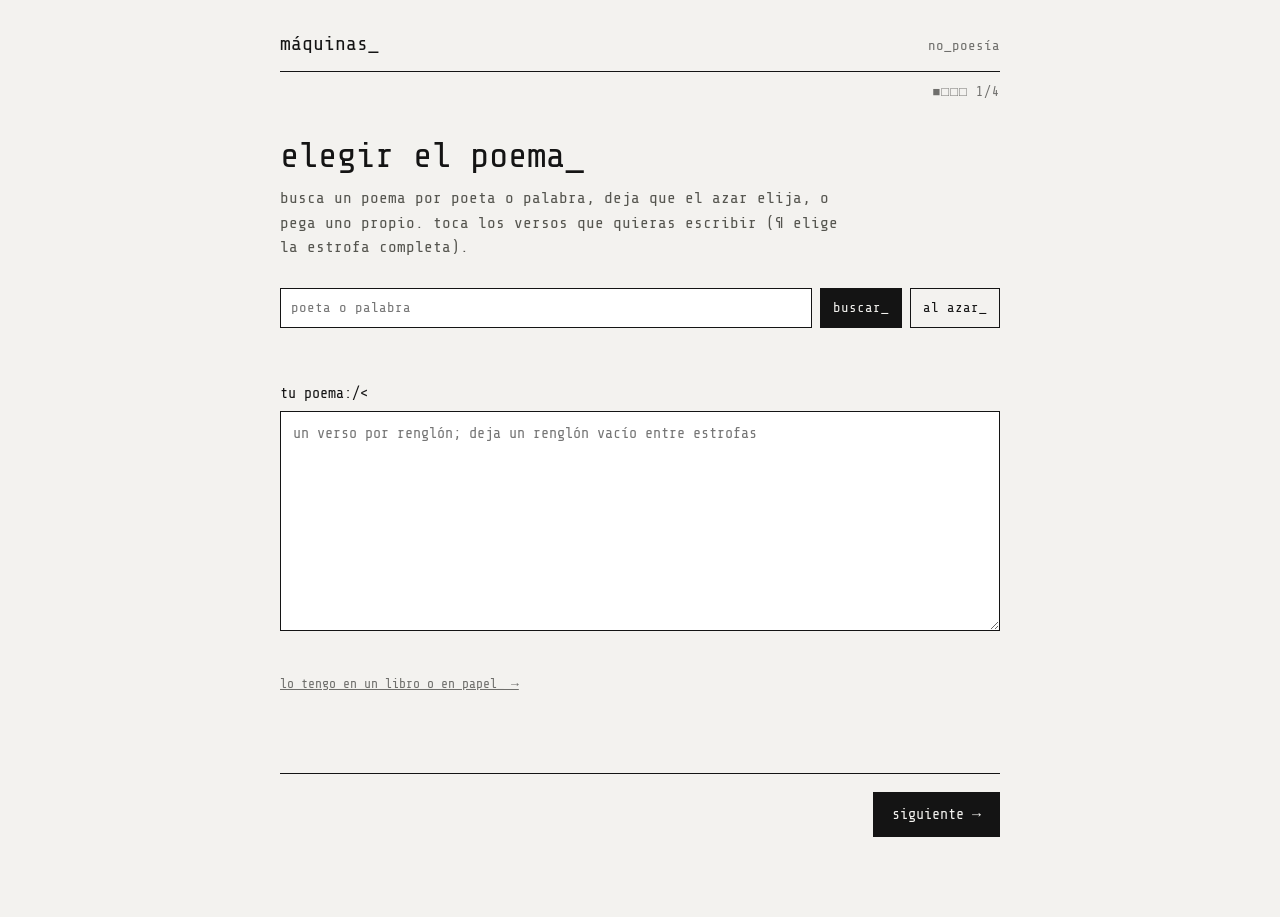
<file: tablero_nopoesia.html>
<!doctype html>
<html lang="es">
<head>
<script async src="https://www.googletagmanager.com/gtag/js?id=G-3723CCM15P"></script>
<script>window.dataLayer=window.dataLayer||[];function gtag(){dataLayer.push(arguments);}gtag('js',new Date());gtag('config','G-3723CCM15P');</script>
<meta charset="utf-8">
<meta name="viewport" content="width=device-width, initial-scale=1">
<meta name="version" content="__VERSION__">
<script>
/* pasar a https; quien ya tiene una pieza guardada en http se queda ahí para no perderla (el guardado es por dirección) */
if (location.protocol === 'http:' && /diegodeshuesado\.com$/.test(location.hostname)) {
  var guardada = false;
  try { for (var i = 0; i < localStorage.length; i++) { var k = localStorage.key(i); if (k.indexOf('maquinas_') === 0 && k !== 'maquinas_worker_png') guardada = true; } } catch (e) {}
  if (!guardada) location.replace('https://' + location.host + location.pathname + location.search + location.hash);
}
</script>
<script>
/* si hay una versión más nueva publicada, recarga una vez para no quedarse con la copia vieja del navegador */
(function () {
  function revisar() {
  var v = document.querySelector('meta[name=version]').content;
  if (v.indexOf('__') === 0 || !window.fetch) return;
  fetch('version.txt?' + Date.now(), { cache: 'no-store' })
    .then(function (r) { return r.ok ? r.text() : ''; })
    .then(function (t) {
      t = t.trim();
      try { if (!t || t === v || sessionStorage.getItem('maquinas_recarga') === t) return; sessionStorage.setItem('maquinas_recarga', t); } catch (e) { return; }
      var u = new URL(location.href); u.searchParams.set('v', t); location.replace(u.toString());
    })
    .catch(function () {});
  }
  revisar();
  /* al regresar con «atrás», Safari muestra la página guardada sin volver a revisar */
  window.addEventListener('pageshow', function (e) { if (e.persisted) revisar(); });
})();
</script>

<title>no_poesía · máquinas_</title>
<meta name="description" content="Reescribir poesía con escritura asémica. instructivos para reinterpretar las relaciones entre personas en los espacios. Por Diego Deshuesado.">
<meta property="og:type" content="website">
<meta property="og:site_name" content="máquinas_ · Diego Deshuesado">
<meta property="og:title" content="no_poesía · máquinas_">
<meta property="og:description" content="Reescribir poesía con escritura asémica. instructivos para reinterpretar las relaciones entre personas en los espacios. Por Diego Deshuesado.">
<meta property="og:url" content="https://maquinas.diegodeshuesado.com/tablero_nopoesia.html">
<meta property="og:image" content="https://maquinas.diegodeshuesado.com/assets/og-maquinas-titulo.jpg">
<meta property="og:image:width" content="1200">
<meta property="og:image:height" content="630">
<meta property="og:image:alt" content="máquinas_ by Diego Deshuesado">
<meta property="og:locale" content="es_MX">
<meta name="twitter:card" content="summary_large_image">
<link rel="preconnect" href="https://fonts.googleapis.com">
<link rel="preconnect" href="https://fonts.gstatic.com" crossorigin>
<link href="https://fonts.googleapis.com/css2?family=Share+Tech+Mono&display=swap" rel="stylesheet">
<link rel="stylesheet" href="assets/css/style.css?v=__VERSION__">
</head>
<body data-maquina="no_poesia">
<div class="envoltura asistente">
  <header class="cab">
    <a class="marca-chica" href="./">máquinas_</a>
    <a class="maq" href="no_poesia.html">no_poesía</a>
  </header>
  <div class="fila-progreso">
    <button class="enlace" id="reiniciar" hidden>empezar de nuevo_</button>
    <p class="progreso" id="progreso" aria-live="polite">■□□□ 1/4</p>
  </div>

  <!-- 1 · poema -->
  <section class="paso" data-paso="1">
    <h1 class="paso-t">elegir el poema_</h1>
    <p class="paso-d">busca un poema por poeta o palabra, deja que el azar elija, o pega uno propio. toca los versos que quieras escribir (¶ elige la estrofa completa).</p>
    <div class="buscador">
      <input id="ws-q" type="search" placeholder="poeta o palabra" aria-label="buscar poesía" enterkeyhint="search">
      <button class="herr on" type="button" id="ws-buscar">buscar_</button>
      <button class="herr" type="button" id="ws-azar">al azar_</button>
    </div>
    <p class="ayuda" id="ws-estado" aria-live="polite"></p>
    <div class="resultados" id="ws-resultados"></div>
    <div class="poema" id="ws-poema" hidden>
      <p class="poema-t" id="ws-poema-t"></p>
      <div class="versos" id="ws-versos"></div>
      <p class="ayuda" id="ws-sel-nota"></p>
      <button class="boton" type="button" id="ws-usar">usar este poema_ ↓</button>
    </div>
    <div class="campo" style="margin-top:28px">
      <label for="poema">tu poema:/&lt; <span class="nota-in" id="n-versos"></span></label>
      <textarea id="poema" class="poema-txt" maxlength="4000" placeholder="un verso por renglón; deja un renglón vacío entre estrofas"></textarea>
    </div>
    <p class="ayuda" id="largo" style="color:#b3261e"></p>
    <p style="margin-top:14px"><button class="enlace" type="button" id="fuera" style="padding:0">lo tengo en un libro o en papel_ →</button></p>
    <p class="ayuda" id="fuera-ok" hidden>de acuerdo_ tendrás tu poema a la mano mientras escribes.</p>
  </section>

  <!-- 2 · escribir sin letras -->
  <section class="paso" data-paso="2" hidden>
    <h1 class="paso-t">escribir sin letras_</h1>
    <p class="paso-d">deja que la muñeca se mueva y el trazo se deslice, mientras meditas o dices en voz alta el verso que escribes.</p>
    <div class="herramientas">
      <button class="herr" type="button" data-modo-esc="verso">verso por verso</button>
      <button class="herr" type="button" data-modo-esc="hoja">hoja libre</button>
      <button class="herr" type="button" data-modo-esc="papel">◉ en papel</button>
    </div>

    <div id="panel-verso" hidden>
      <p class="verso-actual"><span class="ayuda" id="verso-num"></span><span id="verso-txt"></span></p>
      <p class="ayuda">dilo o medítalo mientras trazas_</p>
    </div>
    <div id="panel-hoja" hidden>
      <div class="poema-gris versos" id="poema-gris"></div>
    </div>

    <div id="panel-trazo">
      <canvas class="hoja-asemica" id="lienzo" aria-label="espacio para escribir sin letras"></canvas>
      <div class="herramientas abajo">
        <button class="herr chica" type="button" data-pluma="pluma">pluma</button>
        <button class="herr chica" type="button" data-pluma="plumon">plumón</button>
        <button class="herr chica" type="button" data-pluma="pincel">pincel</button>
        <button class="herr chica" type="button" id="deshacer" aria-label="deshacer">↶</button>
        <button class="herr chica" type="button" id="borrar">borrar renglón</button>
      </div>
      <div class="nav-versos" id="nav-versos">
        <button class="herr" type="button" id="verso-ant">← verso</button>
        <button class="boton" type="button" id="verso-sig">siguiente verso_ →</button>
      </div>
      <p class="ayuda" id="verso-nota"></p>
      <figure class="pagina-mini" id="pagina-mini" hidden>
        <figcaption class="ayuda">tu página_</figcaption>
        <img alt="tu página escrita hasta ahora">
      </figure>
    </div>

    <div id="panel-papel" hidden>
      <p class="paso-d">escribe el poema a mano, sin letras, con pluma o plumón, y fotografía la hoja.</p>
      <div class="herramientas">
        <label class="herr" for="papel-camara">◉ cámara</label>
        <input id="papel-camara" class="entrada-papel" type="file" accept="image/*" capture="environment" hidden>
        <label class="herr" for="papel-galeria">+ galería</label>
        <input id="papel-galeria" class="entrada-papel" type="file" accept="image/*" hidden>
      </div>
      <img class="papel-vista" id="papel-vista" alt="tu hoja escrita a mano" hidden>
    </div>
  </section>

  <!-- 3 · nombrar -->
  <section class="paso" data-paso="3" hidden>
    <h1 class="paso-t">nombrar_</h1>
    <p class="paso-d">ponle título a tu no_poesía. si quieres, agrega una nota.</p>
    <div class="campos">
      <div class="campo">
        <label for="f-titulo">título:/&lt;</label>
        <input id="f-titulo" maxlength="80" placeholder="nombre de tu no_poesía">
      </div>
      <div class="campo">
        <label for="f-narrativa">nota:/&lt; <span class="nota-in">(opcional)</span></label>
        <textarea id="f-narrativa" maxlength="3000" placeholder="lo que pasó mientras escribías…"></textarea>
      </div>
    </div>
    <figure class="vista"><img id="vista-nombrar" alt="tu no_poesía"></figure>
  </section>

  <!-- 4 · revisar y enviar -->
  <section class="paso" data-paso="4" hidden>
    <h1 class="paso-t">revisar y enviar_</h1>
    <p class="paso-d">así se verá tu pieza. el poema original no aparece.</p>
    <div class="fila">
      <div class="campo">
        <label for="f-alias">nombre/alias:/&lt;</label>
        <input id="f-alias" maxlength="60" placeholder="opcional">
      </div>
      <div class="campo">
        <label for="f-ciudad">ciudad:/&lt;</label>
        <input id="f-ciudad" maxlength="60" placeholder="opcional">
      </div>
    </div>
    <figure class="vista">
      <img id="vista" alt="vista previa de tu pieza">
      <figcaption class="ayuda" id="vista-estado">componiendo pieza_</figcaption>
    </figure>
    <form id="formulario" autocomplete="off">
      <div class="trampa" aria-hidden="true"><label>no llenar <input name="website" tabindex="-1" autocomplete="off"></label></div>
      <label class="consent">
        <input type="checkbox" id="f-consent">
        <span>acepto publicar mi pieza en máquinas_ bajo la licencia
        <a href="https://creativecommons.org/licenses/by-nc-sa/4.0/deed.es" target="_blank" rel="noopener">CC BY-NC-SA 4.0</a>
        (crédito, sin uso comercial, compartir igual).</span>
      </label>
      <div id="turnstile"></div>
      <div class="acciones">
        <button type="button" class="herr" id="exportar">descargar png_</button>
        <button type="submit" class="boton" id="enviar">enviar pieza_ →</button>
      </div>
      <p class="mensaje" id="mensaje" aria-live="polite"></p>
    </form>
    <div class="exito" id="exito" hidden>
      <p class="paso-t" style="margin-top:8px">envío recibido_</p>
      <p class="paso-d">gracias. tu no_poesía aparecerá en la galería cuando sea aprobada.</p>
      <div class="acciones">
        <button class="boton" id="nueva">nueva no_poesía_ →</button>
        <a class="herr" href="galeria.html?maquina=no_poesia" style="text-decoration:none">ver galería_</a>
      </div>
    </div>
  </section>

  <p class="mensaje error" id="aviso" aria-live="assertive"></p>
  <nav class="pasos-nav">
    <button class="herr" id="anterior">← anterior</button>
    <button class="boton" id="siguiente">siguiente →</button>
  </nav>
</div>

<script src="config.js?v=__VERSION__"></script>
<script src="assets/js/asemica.js?v=__VERSION__"></script>
</body>
</html>
</file>
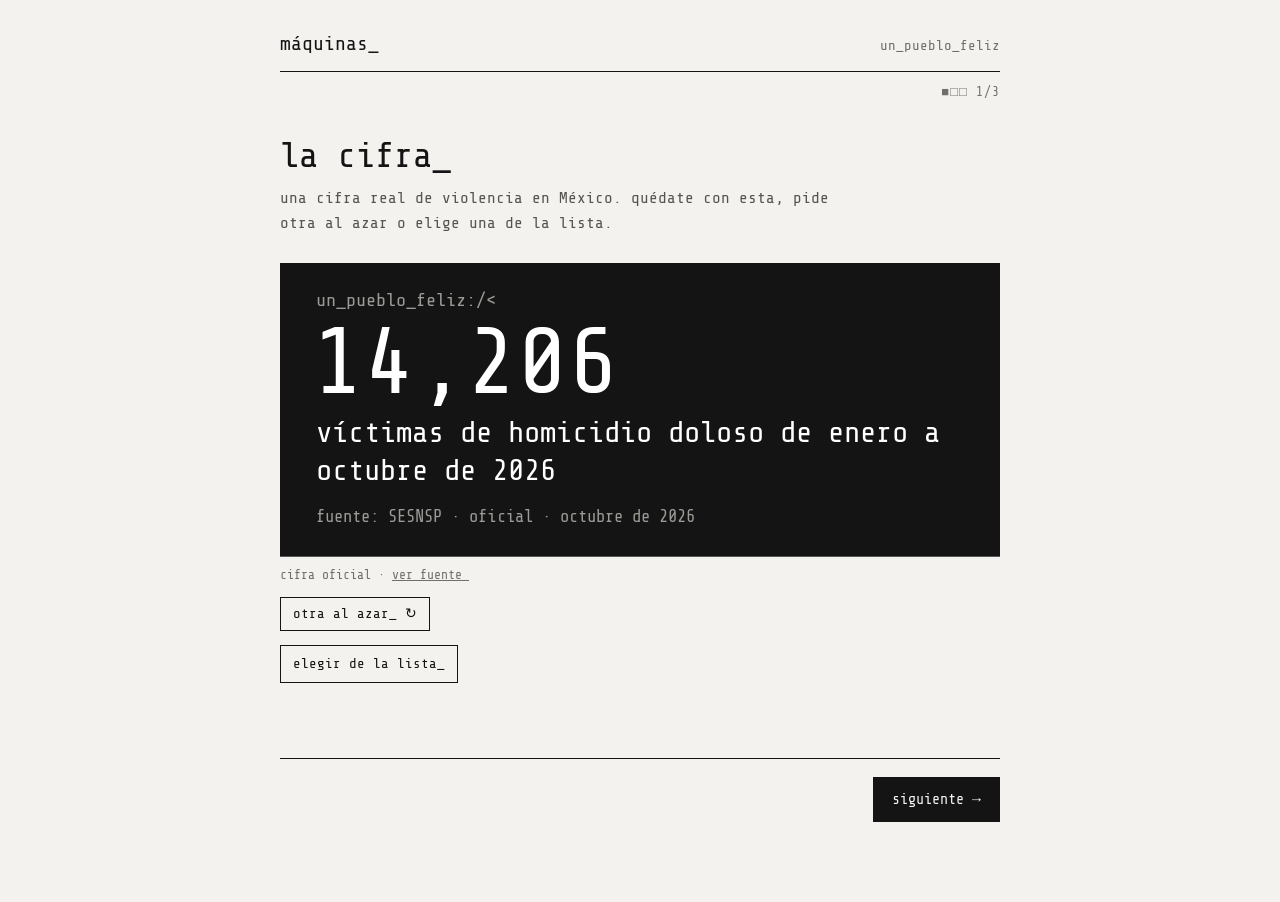
<file: tablero_pueblo.html>
<!doctype html>
<html lang="es">
<head>
<script async src="https://www.googletagmanager.com/gtag/js?id=G-3723CCM15P"></script>
<script>window.dataLayer=window.dataLayer||[];function gtag(){dataLayer.push(arguments);}gtag('js',new Date());gtag('config','G-3723CCM15P');</script>
<meta charset="utf-8">
<meta name="viewport" content="width=device-width, initial-scale=1">
<meta name="version" content="__VERSION__">
<script>
/* pasar a https; quien ya tiene una pieza guardada en http se queda ahí para no perderla (el guardado es por dirección) */
if (location.protocol === 'http:' && /diegodeshuesado\.com$/.test(location.hostname)) {
  var guardada = false;
  try { for (var i = 0; i < localStorage.length; i++) { var k = localStorage.key(i); if (k.indexOf('maquinas_') === 0 && k !== 'maquinas_worker_png') guardada = true; } } catch (e) {}
  if (!guardada) location.replace('https://' + location.host + location.pathname + location.search + location.hash);
}
</script>
<script>
/* si hay una versión más nueva publicada, recarga una vez para no quedarse con la copia vieja del navegador */
(function () {
  function revisar() {
  var v = document.querySelector('meta[name=version]').content;
  if (v.indexOf('__') === 0 || !window.fetch) return;
  fetch('version.txt?' + Date.now(), { cache: 'no-store' })
    .then(function (r) { return r.ok ? r.text() : ''; })
    .then(function (t) {
      t = t.trim();
      try { if (!t || t === v || sessionStorage.getItem('maquinas_recarga') === t) return; sessionStorage.setItem('maquinas_recarga', t); } catch (e) { return; }
      var u = new URL(location.href); u.searchParams.set('v', t); location.replace(u.toString());
    })
    .catch(function () {});
  }
  revisar();
  /* al regresar con «atrás», Safari muestra la página guardada sin volver a revisar */
  window.addEventListener('pageshow', function (e) { if (e.persisted) revisar(); });
})();
</script>

<title>un_pueblo_feliz · máquinas_</title>
<meta name="description" content="Contrarrestar el discurso de estabilidad social con selfies y datos reales de violencia. instructivos para reinterpretar las relaciones entre personas en los espacios. Por Diego Deshuesado.">
<meta property="og:type" content="website">
<meta property="og:site_name" content="máquinas_ · Diego Deshuesado">
<meta property="og:title" content="un_pueblo_feliz · máquinas_">
<meta property="og:description" content="Contrarrestar el discurso de estabilidad social con selfies y datos reales de violencia. instructivos para reinterpretar las relaciones entre personas en los espacios. Por Diego Deshuesado.">
<meta property="og:url" content="https://maquinas.diegodeshuesado.com/tablero_pueblo.html">
<meta property="og:image" content="https://maquinas.diegodeshuesado.com/assets/og-maquinas-titulo.jpg">
<meta property="og:image:width" content="1200">
<meta property="og:image:height" content="630">
<meta property="og:image:alt" content="máquinas_ by Diego Deshuesado">
<meta property="og:locale" content="es_MX">
<meta name="twitter:card" content="summary_large_image">
<link rel="preconnect" href="https://fonts.googleapis.com">
<link rel="preconnect" href="https://fonts.gstatic.com" crossorigin>
<link href="https://fonts.googleapis.com/css2?family=Share+Tech+Mono&display=swap" rel="stylesheet">
<link rel="stylesheet" href="assets/css/style.css?v=__VERSION__">
</head>
<body data-maquina="un_pueblo_feliz">
<div class="envoltura asistente">
  <header class="cab">
    <a class="marca-chica" href="./">máquinas_</a>
    <a class="maq" href="un_pueblo_feliz.html">un_pueblo_feliz</a>
  </header>
  <div class="fila-progreso">
    <button class="enlace" id="reiniciar" hidden>empezar de nuevo_</button>
    <p class="progreso" id="progreso" aria-live="polite">■□□ 1/3</p>
  </div>

  <!-- 1 · la cifra -->
  <section class="paso" data-paso="1">
    <h1 class="paso-t">la cifra_</h1>
    <p class="paso-d">una cifra real de violencia en México. quédate con esta, pide otra al azar o elige una de la lista.</p>
    <canvas class="estiquer-vista" id="estiquer-vista" aria-label="tu cifra"></canvas>
    <p class="ayuda" id="cifra-fuente" style="margin-top:8px"></p>
    <div class="herramientas">
      <button class="herr" type="button" id="cifra-azar">otra al azar_ ↻</button>
    </div>
    <details class="propio">
      <summary>elegir de la lista_</summary>
      <div class="cifra-lista" id="cifra-lista"></div>
    </details>
  </section>

  <!-- 2 · la selfie -->
  <section class="paso" data-paso="2" hidden>
    <h1 class="paso-t">la selfie_</h1>
    <p class="paso-d">sonríe_</p>
    <div class="marco-selfie">
      <video id="video" playsinline muted autoplay hidden></video>
      <img id="foto" alt="tu selfie" hidden>
      <div class="selfie-vacia" id="selfie-vacia" hidden>abre la cámara o sube una foto_</div>
      <canvas id="filtro" aria-hidden="true"></canvas>
    </div>
    <div class="herramientas abajo">
      <button class="boton" type="button" id="tomar" hidden>◉ tomar_</button>
      <button class="herr" type="button" id="otra" hidden>otra_ ↻</button>
      <button class="herr" type="button" id="abrir" hidden>◉ abrir cámara_</button>
      <label class="herr" for="subir">+ subir foto</label>
      <input id="subir" type="file" accept="image/*" capture="user" hidden>
    </div>
    <p class="ayuda" id="camara-estado" aria-live="polite"></p>
  </section>

  <!-- 3 · revisar y enviar -->
  <section class="paso" data-paso="3" hidden>
    <h1 class="paso-t">revisar y enviar_</h1>
    <p class="paso-d">así se verá tu pieza.</p>
    <figure class="vista">
      <img id="vista" alt="vista previa de tu pieza">
      <figcaption class="ayuda" id="vista-estado">componiendo pieza_</figcaption>
    </figure>
    <form id="formulario" autocomplete="off">
      <div class="trampa" aria-hidden="true"><label>no llenar <input name="website" tabindex="-1" autocomplete="off"></label></div>
      <label class="consent">
        <input type="checkbox" id="f-consent">
        <span>acepto publicar mi selfie, con mi rostro visible, en máquinas_ bajo la licencia
        <a href="https://creativecommons.org/licenses/by-nc-sa/4.0/deed.es" target="_blank" rel="noopener">CC BY-NC-SA 4.0</a>
        (crédito, sin uso comercial, compartir igual).</span>
      </label>
      <div id="turnstile"></div>
      <div class="acciones">
        <button type="button" class="herr" id="exportar">descargar png_</button>
        <button type="submit" class="boton" id="enviar">enviar pieza_ →</button>
      </div>
      <p class="mensaje" id="mensaje" aria-live="polite"></p>
    </form>
    <div class="exito" id="exito" hidden>
      <p class="paso-t" style="margin-top:8px">envío recibido_</p>
      <p class="paso-d">gracias. tu selfie aparecerá en la galería cuando sea aprobada.</p>
      <div class="acciones">
        <button class="boton" id="nueva">nueva selfie_ →</button>
        <a class="herr" href="galeria.html?maquina=un_pueblo_feliz" style="text-decoration:none">ver galería_</a>
      </div>
    </div>
  </section>

  <p class="mensaje error" id="aviso" aria-live="assertive"></p>
  <nav class="pasos-nav">
    <button class="herr" id="anterior">← anterior</button>
    <button class="boton" id="siguiente">siguiente →</button>
  </nav>
</div>

<script src="config.js?v=__VERSION__"></script>
<script src="assets/js/pueblo.js?v=__VERSION__"></script>
</body>
</html>
</file>
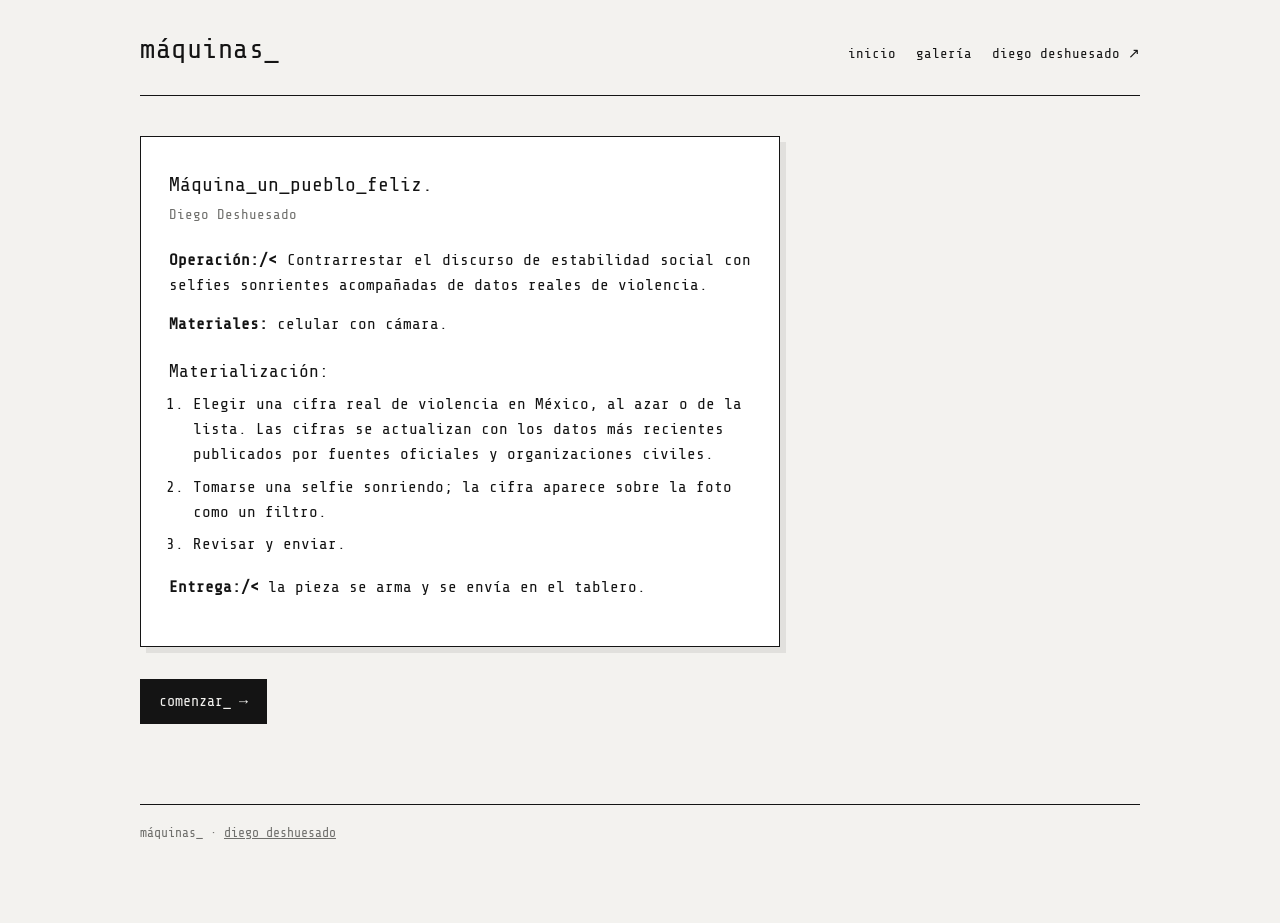
<file: un_pueblo_feliz.html>
<!doctype html>
<html lang="es">
<head>
<script async src="https://www.googletagmanager.com/gtag/js?id=G-3723CCM15P"></script>
<script>window.dataLayer=window.dataLayer||[];function gtag(){dataLayer.push(arguments);}gtag('js',new Date());gtag('config','G-3723CCM15P');</script>
<meta charset="utf-8">
<meta name="viewport" content="width=device-width, initial-scale=1">
<meta name="version" content="__VERSION__">
<script>
/* pasar a https; quien ya tiene una pieza guardada en http se queda ahí para no perderla (el guardado es por dirección) */
if (location.protocol === 'http:' && /diegodeshuesado\.com$/.test(location.hostname)) {
  var guardada = false;
  try { for (var i = 0; i < localStorage.length; i++) { var k = localStorage.key(i); if (k.indexOf('maquinas_') === 0 && k !== 'maquinas_worker_png') guardada = true; } } catch (e) {}
  if (!guardada) location.replace('https://' + location.host + location.pathname + location.search + location.hash);
}
</script>
<script>
/* si hay una versión más nueva publicada, recarga una vez para no quedarse con la copia vieja del navegador */
(function () {
  function revisar() {
  var v = document.querySelector('meta[name=version]').content;
  if (v.indexOf('__') === 0 || !window.fetch) return;
  fetch('version.txt?' + Date.now(), { cache: 'no-store' })
    .then(function (r) { return r.ok ? r.text() : ''; })
    .then(function (t) {
      t = t.trim();
      try { if (!t || t === v || sessionStorage.getItem('maquinas_recarga') === t) return; sessionStorage.setItem('maquinas_recarga', t); } catch (e) { return; }
      var u = new URL(location.href); u.searchParams.set('v', t); location.replace(u.toString());
    })
    .catch(function () {});
  }
  revisar();
  /* al regresar con «atrás», Safari muestra la página guardada sin volver a revisar */
  window.addEventListener('pageshow', function (e) { if (e.persisted) revisar(); });
})();
</script>

<title>un_pueblo_feliz · máquinas_</title>
<meta name="description" content="Contrarrestar el discurso de estabilidad social con selfies y datos reales de violencia. instructivos para reinterpretar las relaciones entre personas en los espacios. Por Diego Deshuesado.">
<meta property="og:type" content="website">
<meta property="og:site_name" content="máquinas_ · Diego Deshuesado">
<meta property="og:title" content="un_pueblo_feliz · máquinas_">
<meta property="og:description" content="Contrarrestar el discurso de estabilidad social con selfies y datos reales de violencia. instructivos para reinterpretar las relaciones entre personas en los espacios. Por Diego Deshuesado.">
<meta property="og:url" content="https://maquinas.diegodeshuesado.com/un_pueblo_feliz.html">
<meta property="og:image" content="https://maquinas.diegodeshuesado.com/assets/og-maquinas-titulo.jpg">
<meta property="og:image:width" content="1200">
<meta property="og:image:height" content="630">
<meta property="og:image:alt" content="máquinas_ by Diego Deshuesado">
<meta property="og:locale" content="es_MX">
<meta name="twitter:card" content="summary_large_image">
<link rel="preconnect" href="https://fonts.googleapis.com">
<link rel="preconnect" href="https://fonts.gstatic.com" crossorigin>
<link href="https://fonts.googleapis.com/css2?family=Share+Tech+Mono&display=swap" rel="stylesheet">
<link rel="stylesheet" href="assets/css/style.css?v=__VERSION__">
</head>
<body>
<div class="envoltura">
  <header class="cabeza">
    <a class="marca" href="./">máquinas_</a>
    <nav>
      <a href="./">inicio</a>
      <a href="galeria.html">galería</a>
      <a href="https://diegodeshuesado.com/">diego deshuesado ↗</a>
    </nav>
  </header>

  <article class="hoja">
    <h3>Máquina_<wbr>un_<wbr>pueblo_<wbr>feliz.</h3>
    <p class="credito">Diego Deshuesado</p>

    <p><strong>Operación:/&lt;</strong> Contrarrestar el discurso de estabilidad social con selfies sonrientes acompañadas de datos reales de violencia.</p>

    <p><strong>Materiales:</strong> celular con cámara.</p>

    <p class="etiqueta">Materialización:</p>
    <ol>
      <li>Elegir una cifra real de violencia en México, al azar o de la lista. Las cifras se actualizan con los datos más recientes publicados por fuentes oficiales y organizaciones civiles.</li>
      <li>Tomarse una selfie sonriendo; la cifra aparece sobre la foto como un filtro.</li>
      <li>Revisar y enviar.</li>
    </ol>

    <p><strong>Entrega:/&lt;</strong> la pieza se arma y se envía en el tablero.</p>
  </article>

  <p style="margin-top:32px"><a class="boton" href="tablero_pueblo.html">comenzar_ →</a></p>

  <footer class="pie-sitio">máquinas_ · <a href="https://diegodeshuesado.com/">diego deshuesado</a></footer>
</div>
</body>
</html>
</file>
<file: assets/css/style.css>
/* máquinas_ — estética del muro: blanco, negro, monoespaciada */
:root {
  --muro: #f3f2ef;
  --papel: #ffffff;
  --tinta: #141414;
  --gris: #6f6f6c;
  --linea: #141414;
  --cedula: #141414;
  --cedula-txt: #f3f2ef;
  --mono: "Share Tech Mono", ui-monospace, "SFMono-Regular", Menlo, Consolas, monospace;
}

* { box-sizing: border-box; }
html, body { margin: 0; }
[hidden] { display: none !important; }
body {
  background: var(--muro);
  color: var(--tinta);
  font-family: var(--mono);
  font-size: 16px;
  line-height: 1.55;
  -webkit-font-smoothing: antialiased;
}
a { color: inherit; }
img { max-width: 100%; display: block; }

.envoltura { max-width: 1040px; margin: 0 auto; padding: 0 20px 80px; }

/* encabezado */
.cabeza {
  display: flex; align-items: baseline; justify-content: space-between; gap: 16px;
  padding: 28px 0 24px; border-bottom: 1px solid var(--linea); margin-bottom: 40px;
}
.marca { font-size: 28px; text-decoration: none; letter-spacing: .02em; }
.cabeza nav { display: flex; gap: 20px; font-size: 14px; }
.cabeza nav a { text-decoration: none; }
.cabeza nav a:hover, .cabeza nav a[aria-current] { text-decoration: underline; }

h1 { overflow-wrap: anywhere; font-weight: 400; font-size: clamp(34px, 7vw, 64px); margin: 0 0 12px; line-height: 1.1; }
h2 { font-weight: 400; font-size: 22px; margin: 48px 0 16px; }
.sub { color: var(--gris); margin: 0 0 28px; }
.intro { max-width: 640px; }
.intro p { margin: 0 0 14px; }

/* cédula negra, como en el muro */
.cedula {
  display: inline-block; background: var(--cedula); color: var(--cedula-txt);
  padding: 6px 10px; font-size: 14px; line-height: 1.4;
}

.foto-muro { margin: 40px 0 8px; border: 1px solid var(--linea); }
.pie { font-size: 13px; color: var(--gris); margin: 0 0 40px; }

/* carpetas */
.carpetas {
  display: grid; grid-template-columns: repeat(auto-fill, minmax(280px, 1fr));
  gap: 40px 28px; margin-top: 24px;
}
.carpeta { position: relative; text-decoration: none; display: block; }
.carpeta svg { width: 150px; height: auto; display: block; }
.carpeta .nombre {
  position: absolute; left: 14px; top: 34px; font-size: 15px; line-height: 1.3; width: 120px;
}
.carpeta .cedula { margin: -18px 0 0 18px; position: relative; max-width: 260px; }
.carpeta .estado { display: block; margin: 10px 0 0 18px; font-size: 13px; color: var(--gris); }
.carpeta.activa:hover .cedula, .carpeta.activa:focus-visible .cedula { background: #000; outline: 2px solid var(--tinta); outline-offset: 2px; }
.carpeta.activa .estado { color: var(--tinta); }
.carpeta.inactiva { opacity: .55; cursor: default; }

/* hoja de instructivo */
.hoja {
  background: var(--papel); border: 1px solid var(--linea); padding: 32px 28px;
  max-width: 640px; box-shadow: 6px 6px 0 rgba(20,20,20,.08);
}
.hoja h3 { overflow-wrap: anywhere; font-weight: 400; font-size: 20px; margin: 0 0 4px; }
.hoja .credito { color: var(--gris); font-size: 14px; margin: 0 0 22px; }
.hoja p { margin: 0 0 14px; text-align: justify; }
.hoja ol { padding-left: 24px; margin: 6px 0 18px; }
.hoja li { margin-bottom: 8px; }
.hoja .etiqueta { font-size: 18px; margin: 22px 0 6px; }

.boton {
  display: inline-block; font: inherit; font-size: 15px; cursor: pointer;
  background: var(--tinta); color: var(--muro); border: 1px solid var(--tinta);
  padding: 10px 18px; text-decoration: none;
}
.boton:hover { background: #000; }
.boton.claro { background: transparent; color: var(--tinta); }
.boton.claro:hover { background: var(--tinta); color: var(--muro); }
.boton:disabled { opacity: .45; cursor: not-allowed; }

.pie-sitio { margin-top: 80px; padding-top: 18px; border-top: 1px solid var(--linea); font-size: 13px; color: var(--gris); }

/* ───── tablero ───── */
.barra {
  display: flex; flex-wrap: wrap; gap: 8px; align-items: center;
  position: sticky; top: 0; z-index: 20; background: var(--muro); padding: 10px 0;
}
.barra .herr {
  font: inherit; font-size: 14px; background: transparent; color: var(--tinta);
  border: 1px solid var(--tinta); padding: 7px 12px; cursor: pointer;
}
.barra .herr[aria-pressed="true"] { background: var(--tinta); color: var(--muro); }
.barra .ayuda { font-size: 13px; color: var(--gris); flex-basis: 100%; min-height: 1.4em; }
.barra .espacio { flex: 1; }

.tablero {
  position: relative; width: 100%; aspect-ratio: 4 / 3;
  background: var(--papel); border: 1px solid var(--linea);
  overflow: hidden; touch-action: none; user-select: none; -webkit-user-select: none;
}
.tablero .vacio {
  position: absolute; inset: 0; display: grid; place-items: center; text-align: center;
  color: var(--gris); font-size: 14px; padding: 20px; pointer-events: none;
}
.tablero svg.lineas { position: absolute; inset: 0; width: 100%; height: 100%; z-index: 5; pointer-events: none; }
.tablero svg.lineas line.trazo { stroke: var(--linea); stroke-width: 1.4; }
.tablero svg.lineas line.halo { stroke: #fff; stroke-width: 3.4; opacity: .85; }
.tablero svg.lineas circle { fill: var(--linea); stroke: #fff; stroke-width: 1.5; }
.tablero svg.lineas line.toque { stroke: transparent; stroke-width: 18; pointer-events: stroke; cursor: pointer; }
.tablero.modo-borrar svg.lineas line.toque:hover + line.halo,
.tablero.modo-borrar svg.lineas line.toque:hover ~ line.trazo { stroke: #b00; }

.tarjeta {
  position: absolute; z-index: 3; background: var(--papel);
  border: 1px solid var(--linea); cursor: grab;
}
.tarjeta img { width: 100%; height: auto; pointer-events: none; -webkit-user-drag: none; }
.tarjeta input {
  display: block; width: 100%; border: 0; border-radius: 0; margin: 0;
  background: var(--cedula); color: var(--cedula-txt);
  font: inherit; font-size: 12px; line-height: 14px; height: 22px; padding: 4px 6px;
}
.tarjeta input::placeholder { color: #9a9a96; }
.tarjeta.arrastrando { cursor: grabbing; z-index: 4; box-shadow: 4px 4px 0 rgba(20,20,20,.15); }
.tablero.modo-conectar .tarjeta { cursor: crosshair; }
.tablero.modo-borrar .tarjeta { cursor: not-allowed; }
.tablero.modo-borrar .tarjeta:hover { outline: 2px solid #b00; }
.tarjeta.elegida { outline: 2px dashed var(--tinta); outline-offset: 3px; }

/* campos */
.campos { display: grid; gap: 18px; margin-top: 28px; max-width: 720px; }
.campo label { display: block; font-size: 15px; margin-bottom: 6px; }
.campo input, .campo textarea {
  width: 100%; font: inherit; font-size: 15px; color: var(--tinta);
  background: var(--papel); border: 1px solid var(--linea); border-radius: 0; padding: 10px 12px;
}
.campo textarea { min-height: 160px; resize: vertical; }
.campo .nota { font-size: 12px; color: var(--gris); margin-top: 4px; }
.fila { display: grid; grid-template-columns: 1fr 1fr; gap: 18px; }
.consent { display: flex; gap: 10px; align-items: flex-start; font-size: 14px; }
.consent input { margin-top: 5px; width: 18px; height: 18px; flex: none; accent-color: var(--tinta); }
.acciones { display: flex; flex-wrap: wrap; gap: 12px; margin-top: 8px; }
.mensaje { min-height: 1.5em; font-size: 14px; }
.mensaje.error { color: #a00; }
.trampa { position: absolute; left: -9999px; width: 1px; height: 1px; overflow: hidden; }

/* galería */
.rejilla { display: grid; grid-template-columns: repeat(auto-fill, minmax(240px, 1fr)); gap: 28px; }
.pieza { background: var(--papel); border: 1px solid var(--linea); cursor: pointer; text-align: left; font: inherit; padding: 0; color: inherit; }
.pieza img { width: 100%; aspect-ratio: 3 / 4; object-fit: cover; object-position: top; border-bottom: 1px solid var(--linea); }
.pieza .datos { display: block; padding: 10px 12px 14px; font-size: 13px; }
.pieza .datos strong { display: block; font-weight: 400; font-size: 15px; }
.visor { position: fixed; inset: 0; background: rgba(243,242,239,.97); z-index: 50; display: none; overflow: auto; padding: 20px; }
.visor.abierto { display: block; }
.visor img { margin: 40px auto; max-width: min(900px, 100%); border: 1px solid var(--linea); }
.visor .cerrar { position: fixed; top: 16px; right: 16px; }

@media (max-width: 640px) {
  .cabeza { flex-direction: column; gap: 8px; }
  .fila { grid-template-columns: 1fr; }
  .hoja { padding: 24px 18px; }
  .hoja p { text-align: left; }
  .tablero { aspect-ratio: 3 / 4; }
  .barra { gap: 6px; padding: 8px 0; }
  .barra .herr { font-size: 13px; padding: 6px 9px; }
  .barra .espacio { display: none; }
  .barra .ayuda { font-size: 12px; line-height: 1.35; }
}

/* ───── asistente paso a paso ───── */
.asistente { max-width: 760px; }
.cab {
  display: flex; justify-content: space-between; align-items: baseline; gap: 12px;
  padding: 28px 0 12px; border-bottom: 1px solid var(--linea);
}
.marca-chica { font-size: 20px; text-decoration: none; }
.cab .maq { font-size: 14px; color: var(--gris); text-decoration: none; }
.progreso { text-align: right; font-size: 13px; color: var(--gris); margin: 10px 0 0; letter-spacing: .08em; }
.paso-t { font-size: clamp(26px, 5vw, 36px); margin: 34px 0 10px; }
.paso-d { color: #55554f; margin: 0 0 28px; max-width: 560px; }
.herramientas { display: flex; flex-wrap: wrap; gap: 8px; margin: 0 0 10px; }
.herramientas.abajo { margin: 18px 0 8px; }
.herr {
  font: inherit; font-size: 14px; background: transparent; color: var(--tinta);
  border: 1px solid var(--tinta); border-radius: 0; padding: 7px 12px; cursor: pointer; line-height: 1.3;
}
.herr.on { background: var(--tinta); color: var(--muro); }
.herr.chica { font-size: 13px; padding: 4px 10px; }
.ayuda { font-size: 13px; color: var(--gris); min-height: 1.4em; margin: 0 0 12px; }

.marco { width: 100%; aspect-ratio: 4 / 3; border: 1px solid var(--linea); position: relative; }
.mapa-marco { overflow: hidden; }
#mapa { position: absolute; inset: 0; }
.fijado { position: absolute; inset: 12px; border: 1.5px dashed var(--tinta); pointer-events: none; z-index: 500; }
.fijado::after {
  content: ""; position: absolute; left: 50%; top: 50%; width: 10px; height: 10px; margin: -5px 0 0 -5px;
  border-radius: 50%; background: var(--tinta); box-shadow: 0 0 0 2px #fff;
}
.leaflet-container { background: #ecebe8; font-family: var(--mono); }
.leaflet-bar { border: 1px solid var(--tinta) !important; border-radius: 0 !important; box-shadow: none !important; }
.leaflet-bar a { border-radius: 0 !important; color: var(--tinta); font-family: var(--mono); }
.leaflet-control-attribution { font-size: 10px; background: rgba(255,255,255,.7) !important; }

.tablero .fondo-mapa { position: absolute; inset: 0; width: 100%; height: 100%; opacity: .35; pointer-events: none; }
.tablero .atrib { position: absolute; right: 5px; bottom: 3px; font: 9px sans-serif; color: #8a8984; z-index: 7; pointer-events: none; }
.estrella {
  position: absolute; z-index: 6; width: 16px; height: 16px; margin: -8px 0 0 -8px; border-radius: 50%;
  background: #fff; border: 1.8px solid var(--tinta); cursor: grab; touch-action: none;
}
.estrella.elegida { outline: 2px dashed var(--tinta); outline-offset: 3px; }
.tablero.modo-punto { cursor: copy; }
.tablero.modo-borrar .estrella:hover { border-color: #b00 !important; }

.estilo { display: grid; grid-template-columns: 70px 1fr; gap: 14px 10px; align-items: center; margin-top: 22px; font-size: 14px; }
.fila-op { display: flex; flex-wrap: wrap; gap: 8px; align-items: center; }
.muestra { width: 24px; height: 24px; border: 1px solid var(--tinta); border-radius: 0; padding: 0; cursor: pointer; }
.muestra.sel { outline: 2px solid var(--tinta); outline-offset: 3px; }

.vista { margin: 24px 0 20px; }
.vista img { width: 100%; border: 1px solid var(--linea); background: var(--papel); min-height: 120px; }
.pasos-nav { display: flex; justify-content: space-between; align-items: center; margin-top: 40px; padding-top: 18px; border-top: 1px solid var(--linea); }
.paso .campos { margin-top: 0; }
#turnstile { margin: 14px 0; }

@media (max-width: 640px) {
  .marco { aspect-ratio: 3 / 4; }
  .paso-t { margin-top: 28px; }
  .estilo { grid-template-columns: 60px 1fr; }
}

/* OpenStreetMap en escala de grises, para que combine con el muro */
.mapa-gris .leaflet-tile-pane { filter: grayscale(1) contrast(.85) brightness(1.06); }
.mapa-gris .tablero .fondo-mapa { filter: grayscale(1); }

.fila-progreso { display: flex; justify-content: space-between; align-items: baseline; gap: 12px; }
.fila-progreso .progreso { margin-left: auto; }
.enlace { font: inherit; font-size: 13px; color: var(--gris); background: none; border: 0; padding: 10px 0 0; cursor: pointer; text-decoration: underline; }
.exito { margin-top: 8px; }
.paso.enviado > :not(.exito) { display: none; }
.exito .acciones .herr { display: inline-flex; align-items: center; }

/* galería en carpetas */
.carpetas.galeria { margin-top: 36px; }
.carpetas.galeria .estado { margin: 12px 0 0 4px; }
.carpeta.activa:hover svg path, .carpeta.activa:focus-visible svg path { stroke-width: 3.2; }
.volver { display: inline-block; font-size: 14px; color: var(--gris); text-decoration: none; margin-bottom: 18px; }
.volver:hover { text-decoration: underline; }
.titulo-carpeta { display: flex; align-items: center; gap: 14px; }
.titulo-carpeta svg { width: 44px; flex: none; }
.titulo-carpeta h1 { font-size: clamp(22px, 5vw, 36px); margin: 0; overflow-wrap: anywhere; }
#vista-maquina .sub { margin: 10px 0 32px; }
.conteo-luces { font-size: 13px; margin: 12px 0 0; color: var(--gris); }
.conteo-luces.listo { color: var(--tinta); }

.licencia { margin: 56px 0 0; font-size: 14px; color: var(--gris); }

/* pines (ficciones_de_mi_barrio) */
.pin { position: absolute; z-index: 8; width: 26px; height: 34px; margin: -34px 0 0 -13px; cursor: grab; touch-action: none; }
.pin svg { width: 100%; height: 100%; display: block; filter: drop-shadow(0 1px 0 rgba(255,255,255,.8)); }
.pin.arrastrando { cursor: grabbing; transform: scale(1.12); transform-origin: 50% 100%; }
.lista-fotos { display: grid; gap: 8px; }
.foto-fila { display: flex; gap: 10px; align-items: center; }
.foto-fila img { width: 56px; height: 44px; object-fit: cover; border: 1px solid var(--linea); flex: none; }
.foto-fila input { flex: 1; font: inherit; font-size: 14px; border: 1px solid var(--linea); border-radius: 0; background: var(--papel); padding: 8px 10px; color: var(--tinta); min-width: 0; }

/* poe_arqui_lecturas */
.ced-num { display: block; background: var(--cedula); color: var(--cedula-txt); font-size: 12px; line-height: 14px; height: 22px; padding: 4px 6px; }
.pin { text-align: center; }
.pin-n { position: absolute; left: 0; right: 0; top: 5px; color: #fff; font-size: 11px; line-height: 1; pointer-events: none; }
.buscador { display: flex; gap: 8px; flex-wrap: wrap; }
.buscador input { flex: 1 1 160px; min-width: 0; font: inherit; font-size: 15px; border: 1px solid var(--linea); border-radius: 0; background: var(--papel); padding: 8px 10px; color: var(--tinta); }
.resultados { display: grid; border-top: 1px solid var(--linea); margin-top: 6px; }
.resultados:empty { display: none; }
.resultado { font: inherit; font-size: 14px; text-align: left; background: none; border: 0; border-bottom: 1px solid #d6d5d0; padding: 10px 2px; cursor: pointer; color: var(--tinta); }
.resultado:hover { background: var(--papel); }
.poema { background: var(--papel); border: 1px solid var(--linea); padding: 16px; margin: 16px 0; }
.poema-t { font-size: 17px; margin: 0 0 10px; }
.versos { max-height: 340px; overflow: auto; margin-bottom: 12px; }
.verso { margin: 0; padding: 3px 6px; font-size: 14px; line-height: 1.5; }
.verso.vacio { height: 10px; padding: 0; }
.selector .verso { cursor: pointer; }
.selector .verso.sel { background: var(--tinta); color: var(--muro); }
.etiqueta-poesia { font-size: 15px; margin: 28px 0 6px; }
.mis-poemas { border-top: 1px solid var(--linea); }
.mi-poema { border-bottom: 1px solid #d6d5d0; padding: 10px 2px; font-size: 14px; }
.mi-poema-cab { display: flex; justify-content: space-between; align-items: center; color: var(--gris); font-size: 13px; }
.mi-poema-versos .verso { padding: 1px 0; }
.mi-poema-versos .verso.vacio { height: 8px; }
.estrofa { position: relative; padding-left: 28px; }
.estrofa .parrafo { position: absolute; left: 0; top: 2px; width: 22px; height: 22px; padding: 0; font: inherit; font-size: 13px; color: var(--gris); background: none; border: 1px solid var(--linea); cursor: pointer; }
#ws-versos .verso { cursor: pointer; }
#ws-versos .verso.sel { background: var(--tinta); color: var(--muro); }
.poesia-ref { margin-top: 28px; }
.poesia-ref #poesia-ref-lista { max-height: 320px; overflow: auto; border-top: 1px solid var(--tinta); }
.mi-poema .quitar { font: inherit; background: none; border: 0; font-size: 18px; color: var(--gris); cursor: pointer; padding: 0 6px; }
.propio { margin-top: 14px; }
.propio summary { display: inline-block; font-size: 14px; border: 1px solid var(--tinta); padding: 7px 12px; cursor: pointer; list-style: none; }
.propio summary::-webkit-details-marker { display: none; }
.propio textarea { display: block; width: 100%; min-height: 120px; margin: 10px 0; font: inherit; font-size: 14px; border: 1px solid var(--linea); border-radius: 0; background: var(--papel); padding: 10px; }
.lista-poe { display: grid; gap: 14px; margin-top: 22px; }
.poe-fila { background: var(--papel); border: 1px solid var(--linea); padding: 12px; }
.poe-cab { display: flex; align-items: center; gap: 10px; margin-bottom: 10px; }
.poe-cab img { width: 64px; height: 48px; object-fit: cover; border: 1px solid var(--linea); }
.poe-cab .esp { flex: 1; }
.num { display: inline-flex; width: 24px; height: 24px; border-radius: 50%; background: var(--tinta); color: #fff; font-size: 12px; align-items: center; justify-content: center; flex: none; }
.poe-fila textarea { display: block; width: 100%; min-height: 76px; font: inherit; font-size: 14px; line-height: 1.5; border: 1px solid var(--linea); border-radius: 0; background: #fff; padding: 8px 10px; margin-bottom: 8px; }
.selector { margin-top: 10px; border-top: 1px dashed var(--linea); padding-top: 10px; }
.selector select { font: inherit; font-size: 14px; border: 1px solid var(--linea); border-radius: 0; background: #fff; padding: 6px 8px; max-width: 100%; }
.boton.chica { font-size: 13px; padding: 6px 12px; }

/* anar_quitecturas */
.etiqueta-chica { font-size: 14px; margin: 26px 0 8px; }
.base-elegida { margin: 14px 0 6px; }
.base-elegida img { max-height: 340px; width: auto; max-width: 100%; border: 1px solid var(--linea); }
.base-elegida .ayuda { margin: 6px 0 0; }
.carrusel { display: flex; gap: 10px; overflow-x: auto; padding-bottom: 8px; scroll-snap-type: x proximity; -webkit-overflow-scrolling: touch; }
.mini-libre { flex: none; width: 112px; padding: 0; border: 1px solid var(--linea); background: var(--papel); cursor: pointer; font: inherit; color: var(--tinta); text-align: left; scroll-snap-align: start; }
.mini-libre img { width: 100%; height: 84px; object-fit: cover; }
.mini-libre span { display: block; font-size: 12px; padding: 4px 6px; border-top: 1px solid var(--linea); }
.mini-libre:hover, .mini-libre:focus-visible { outline: 2px solid var(--tinta); outline-offset: 2px; }
.buscador { display: flex; gap: 8px; margin: 18px 0 8px; }
.buscador input { flex: 1; min-width: 0; font: inherit; font-size: 14px; border: 1px solid var(--linea); border-radius: 0; background: var(--papel); padding: 8px 10px; color: var(--tinta); }
.libres { display: grid; grid-template-columns: repeat(auto-fill, minmax(104px, 1fr)); gap: 10px; }
.libres .mini-libre { width: auto; }
.panel-texto { display: flex; gap: 8px; margin: 0 0 10px; }
.panel-texto input { flex: 1; min-width: 0; font: inherit; font-size: 15px; border: 1px solid var(--linea); border-radius: 0; background: var(--papel); padding: 8px 10px; color: var(--tinta); }
.lienzo { position: relative; width: 100%; border: 1px solid var(--linea); overflow: hidden; touch-action: none; user-select: none; -webkit-user-select: none; background: var(--papel); }
.lienzo #base { width: 100%; height: 100%; object-fit: fill; pointer-events: none; -webkit-user-drag: none; }
.lienzo #trazos { position: absolute; inset: 0; width: 100%; height: 100%; pointer-events: none; }
.lienzo .capas { position: absolute; inset: 0; }
.lienzo.modo-trazo { cursor: crosshair; }
.lienzo.modo-trazo .obj { pointer-events: none; }
.obj { position: absolute; cursor: grab; white-space: pre; line-height: 1; touch-action: none; }
.obj.elegido { outline: 1.5px dashed var(--tinta); outline-offset: 4px; }
.obj.texto { text-shadow: none; }
.obj img { max-width: none; pointer-events: none; }
.obj span { display: inline-block; padding: .06em .08em; margin-right: .04em; line-height: 1.1; }
.vacio-editor { position: absolute; left: 50%; bottom: 10px; transform: translateX(-50%); font-size: 12px; background: rgba(243,242,239,.88); padding: 4px 8px; pointer-events: none; white-space: nowrap; }
.ajustes { display: grid; gap: 10px; margin: 14px 0 0; font-size: 14px; }
.ajustes label { display: flex; align-items: center; gap: 12px; }
.ajustes input[type=range] { flex: 1; accent-color: var(--tinta); }
.estilo-anar { display: grid; gap: 12px; margin-top: 18px; font-size: 14px; }
.estilo-et { width: 56px; flex: none; }
.muestra-recorte { font-family: "Special Elite", monospace; }
.muestra-recorte b { font-family: "Permanent Marker", cursive; font-weight: 400; background: var(--tinta); color: var(--muro); padding: 0 2px; }
.muestra-recorte i { font-style: normal; font-family: "Stardos Stencil", sans-serif; background: #e3a83a; padding: 0 2px; }
.herr.on .muestra-recorte b { background: var(--muro); color: var(--tinta); }
.nota-in { font-size: 13px; color: var(--gris); }
.mira { position: absolute; left: 50%; top: 50%; width: 22px; height: 22px; margin: -11px 0 0 -11px; z-index: 600; pointer-events: none; }
.mira::before, .mira::after { content: ""; position: absolute; background: var(--tinta); }
.mira::before { left: 10px; top: 0; width: 2px; height: 22px; }
.mira::after { top: 10px; left: 0; height: 2px; width: 22px; }
/* galería: mapa de intervenciones */
.vista-toggle { display: flex; gap: 8px; margin: 0 0 18px; }
#mapa-galeria { width: 100%; aspect-ratio: 4 / 3; border: 1px solid var(--linea); }
.marca-foto { width: 46px !important; height: 46px !important; margin: -23px 0 0 -23px !important; border: 1.5px solid var(--tinta); background: var(--papel); overflow: hidden; }
.leaflet-container .leaflet-marker-pane .marca-foto img { width: 100% !important; height: 100% !important; object-fit: cover; object-position: 50% 32%; }

/* no_poesía */
.poema-txt { min-height: 220px !important; line-height: 1.5; }
.verso-actual { display: flex; flex-direction: column; gap: 4px; margin: 18px 0 2px; font-size: 18px; line-height: 1.35; }
.verso-actual .ayuda { margin: 0; }
.hoja-asemica { display: block; width: 100%; border: 1px solid var(--linea); background: #fbfaf7; touch-action: none; cursor: crosshair; margin-top: 8px; }
.nav-versos { display: flex; justify-content: space-between; gap: 10px; margin-top: 10px; }
#panel-hoja:not([hidden]) ~ #panel-trazo .nav-versos { display: none; }
.poema-gris { max-height: 160px; color: var(--gris); border-left: 1px solid var(--linea); margin: 14px 0 0; }
.poema-gris .verso { font-size: 13px; line-height: 1.4; padding: 1px 10px; }
.pagina-mini { margin: 22px 0 0; }
.pagina-mini img { width: min(320px, 100%); border: 1px solid var(--linea); }
.papel-vista { max-height: 420px; width: auto; max-width: 100%; border: 1px solid var(--linea); margin-top: 12px; }
.nota-asemica { font-size: 13px; color: var(--gris); margin-top: 22px; }

/* un_pueblo_feliz */
.estiquer-vista { display: block; width: 100%; }
.cifra-lista { display: grid; gap: 8px; margin-top: 10px; }
.cifra-op { display: grid; gap: 2px; text-align: left; font: inherit; color: var(--tinta); background: var(--papel); border: 1px solid var(--linea); padding: 10px 12px; cursor: pointer; }
.cifra-op strong { font-weight: 400; font-size: 20px; }
.cifra-op span { font-size: 14px; }
.cifra-op em { font-style: normal; font-size: 12px; color: var(--gris); }
.cifra-op.on { background: var(--tinta); color: var(--muro); }
.cifra-op.on em { color: #9a9a96; }
.marco-selfie { position: relative; width: 100%; max-width: 480px; aspect-ratio: 4 / 5; border: 1px solid var(--linea); background: #e7e6e2; overflow: hidden; }
.marco-selfie video, .marco-selfie img { position: absolute; inset: 0; width: 100%; height: 100%; object-fit: cover; }
.marco-selfie video { transform: scaleX(-1); }
.marco-selfie canvas { position: absolute; inset: 0; width: 100%; height: 100%; pointer-events: none; }
.selfie-vacia { position: absolute; left: 0; right: 0; top: 30%; text-align: center; font-size: 14px; color: var(--gris); }
.pie-sitio a { color: inherit; }
.pie-sitio a:hover { color: var(--tinta); }
</file>
